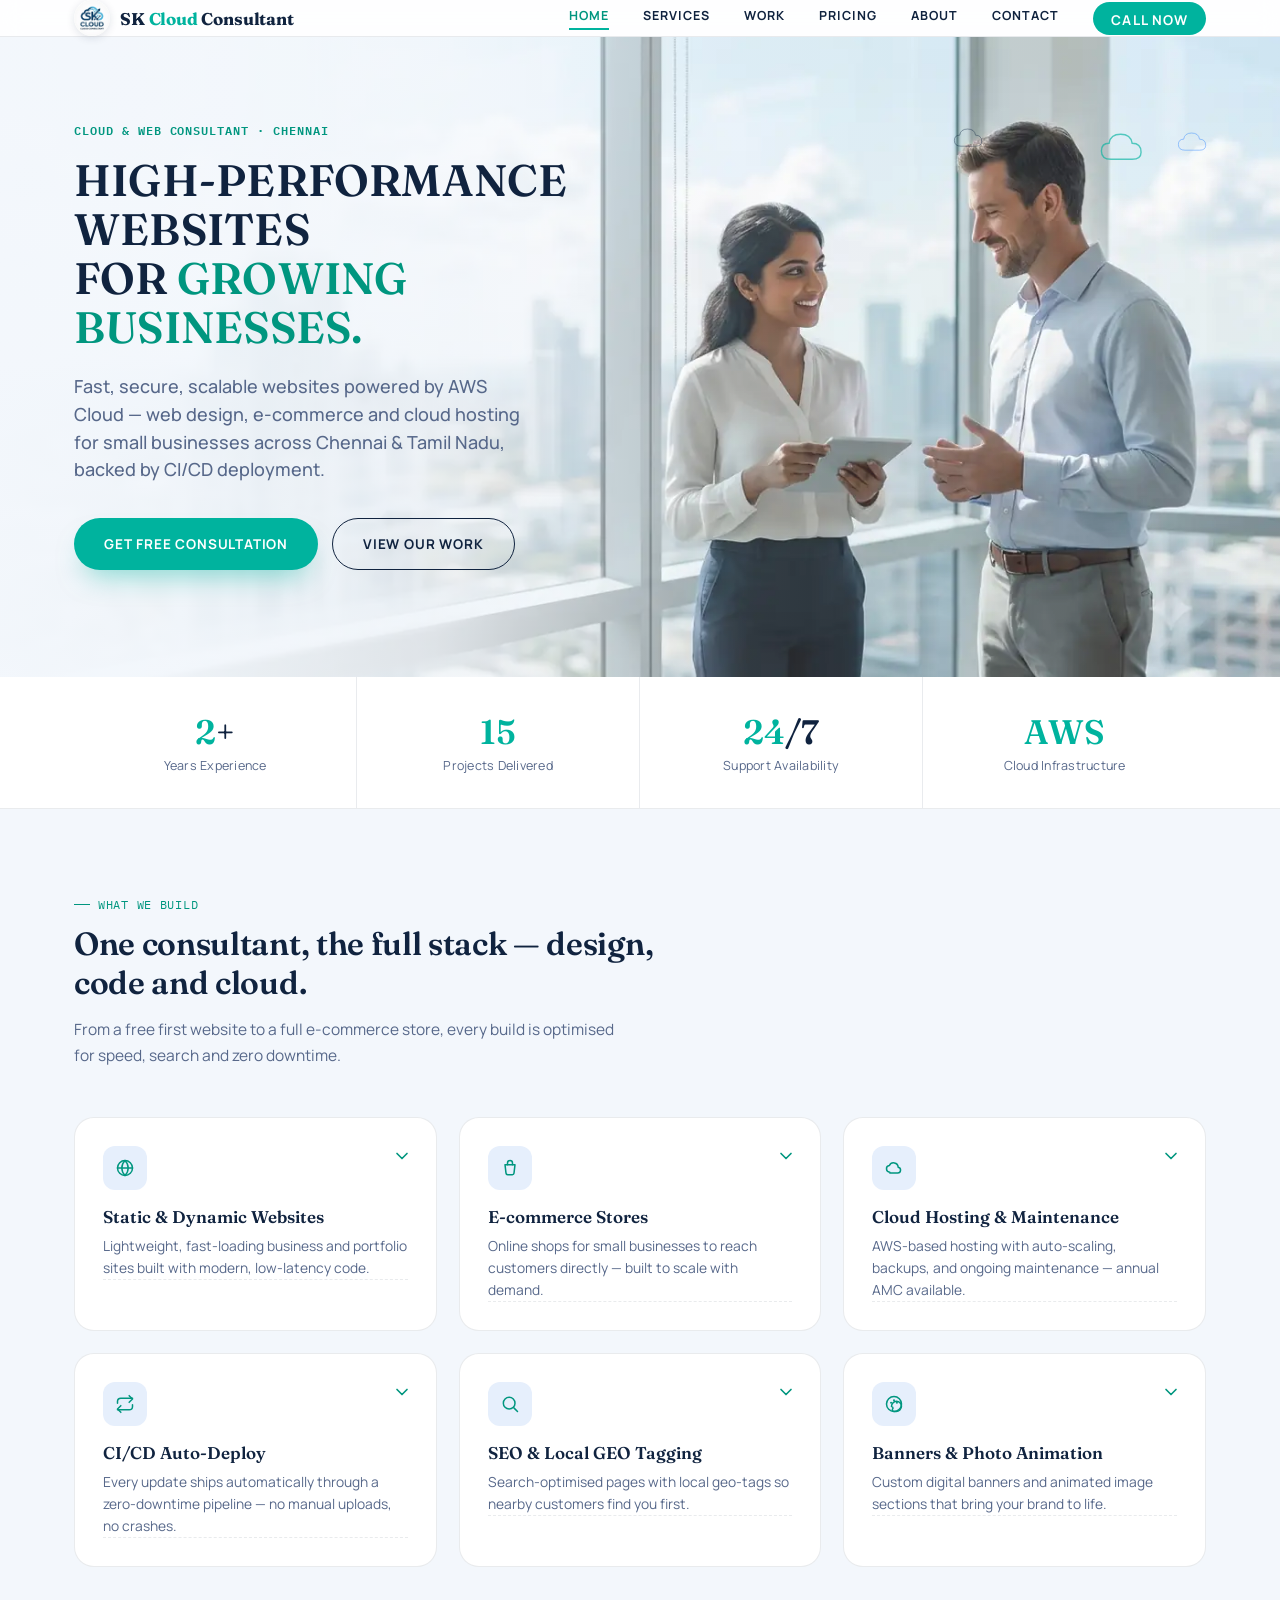
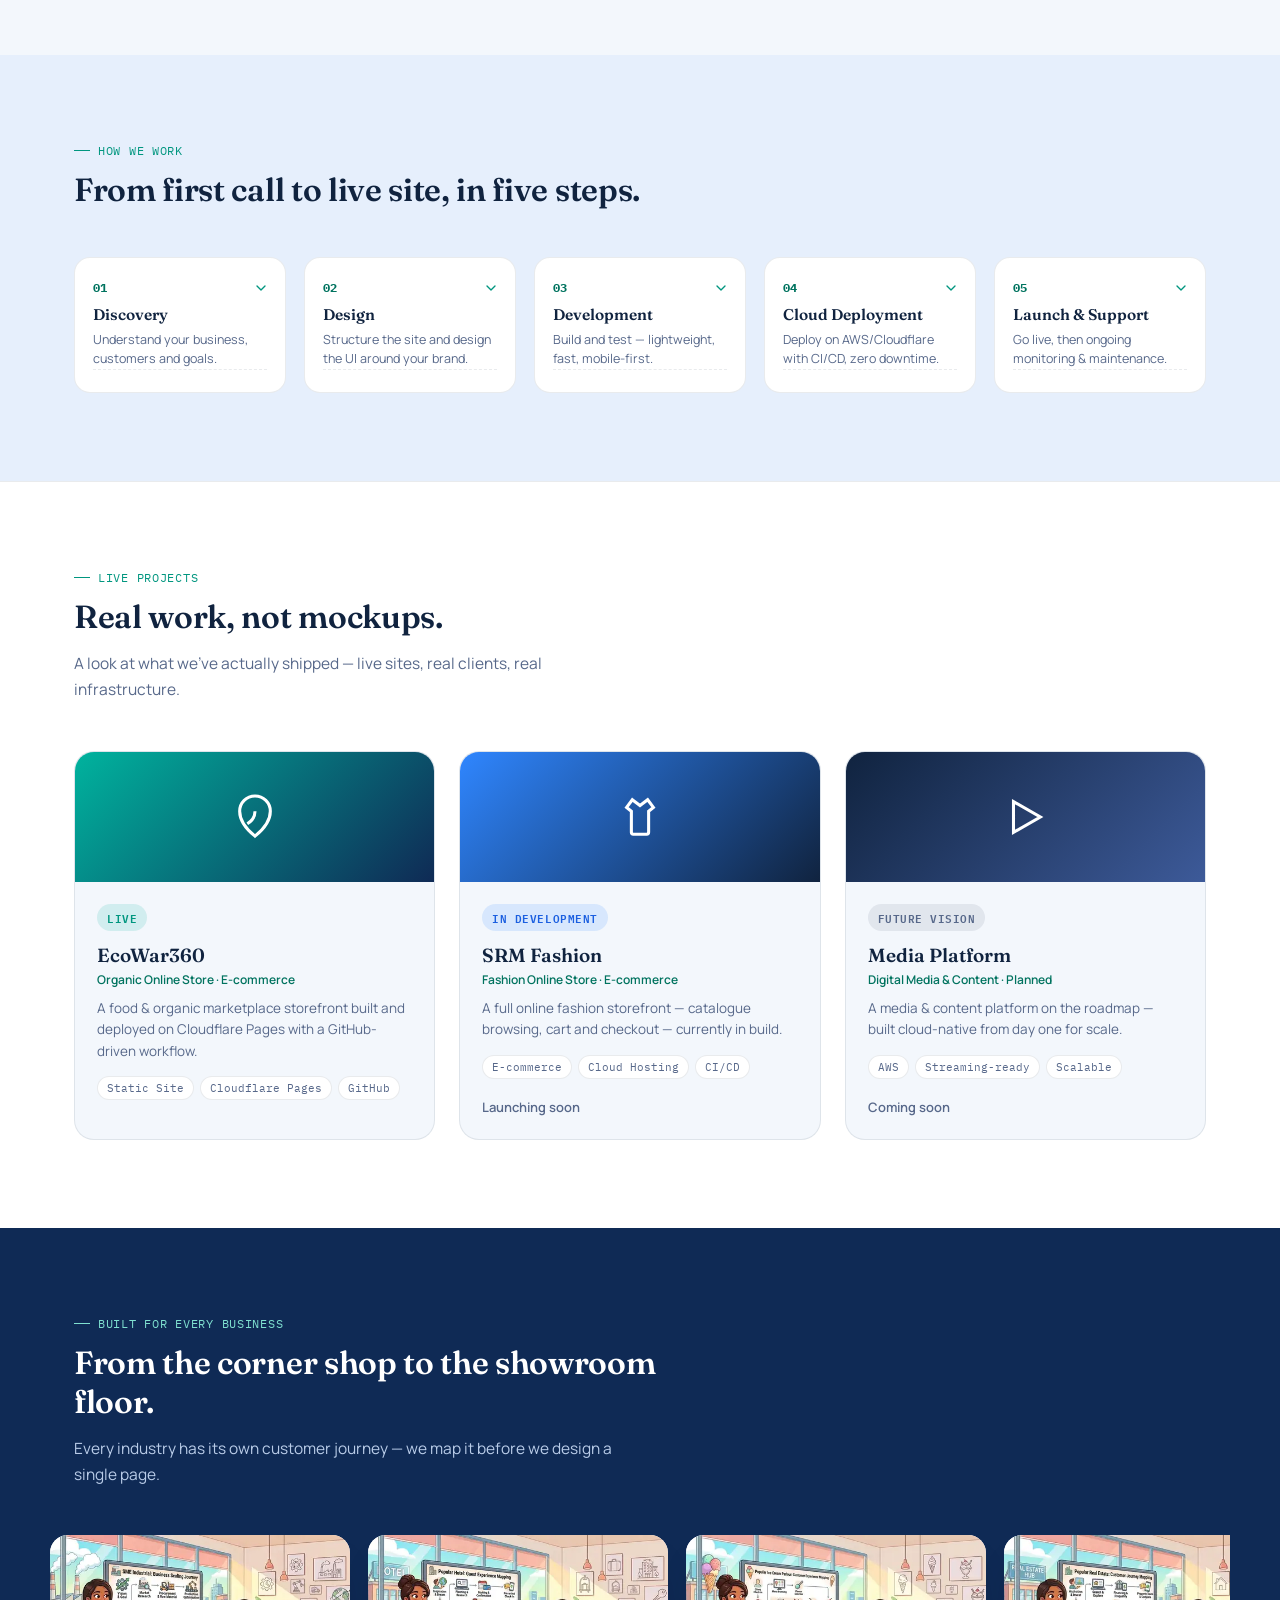
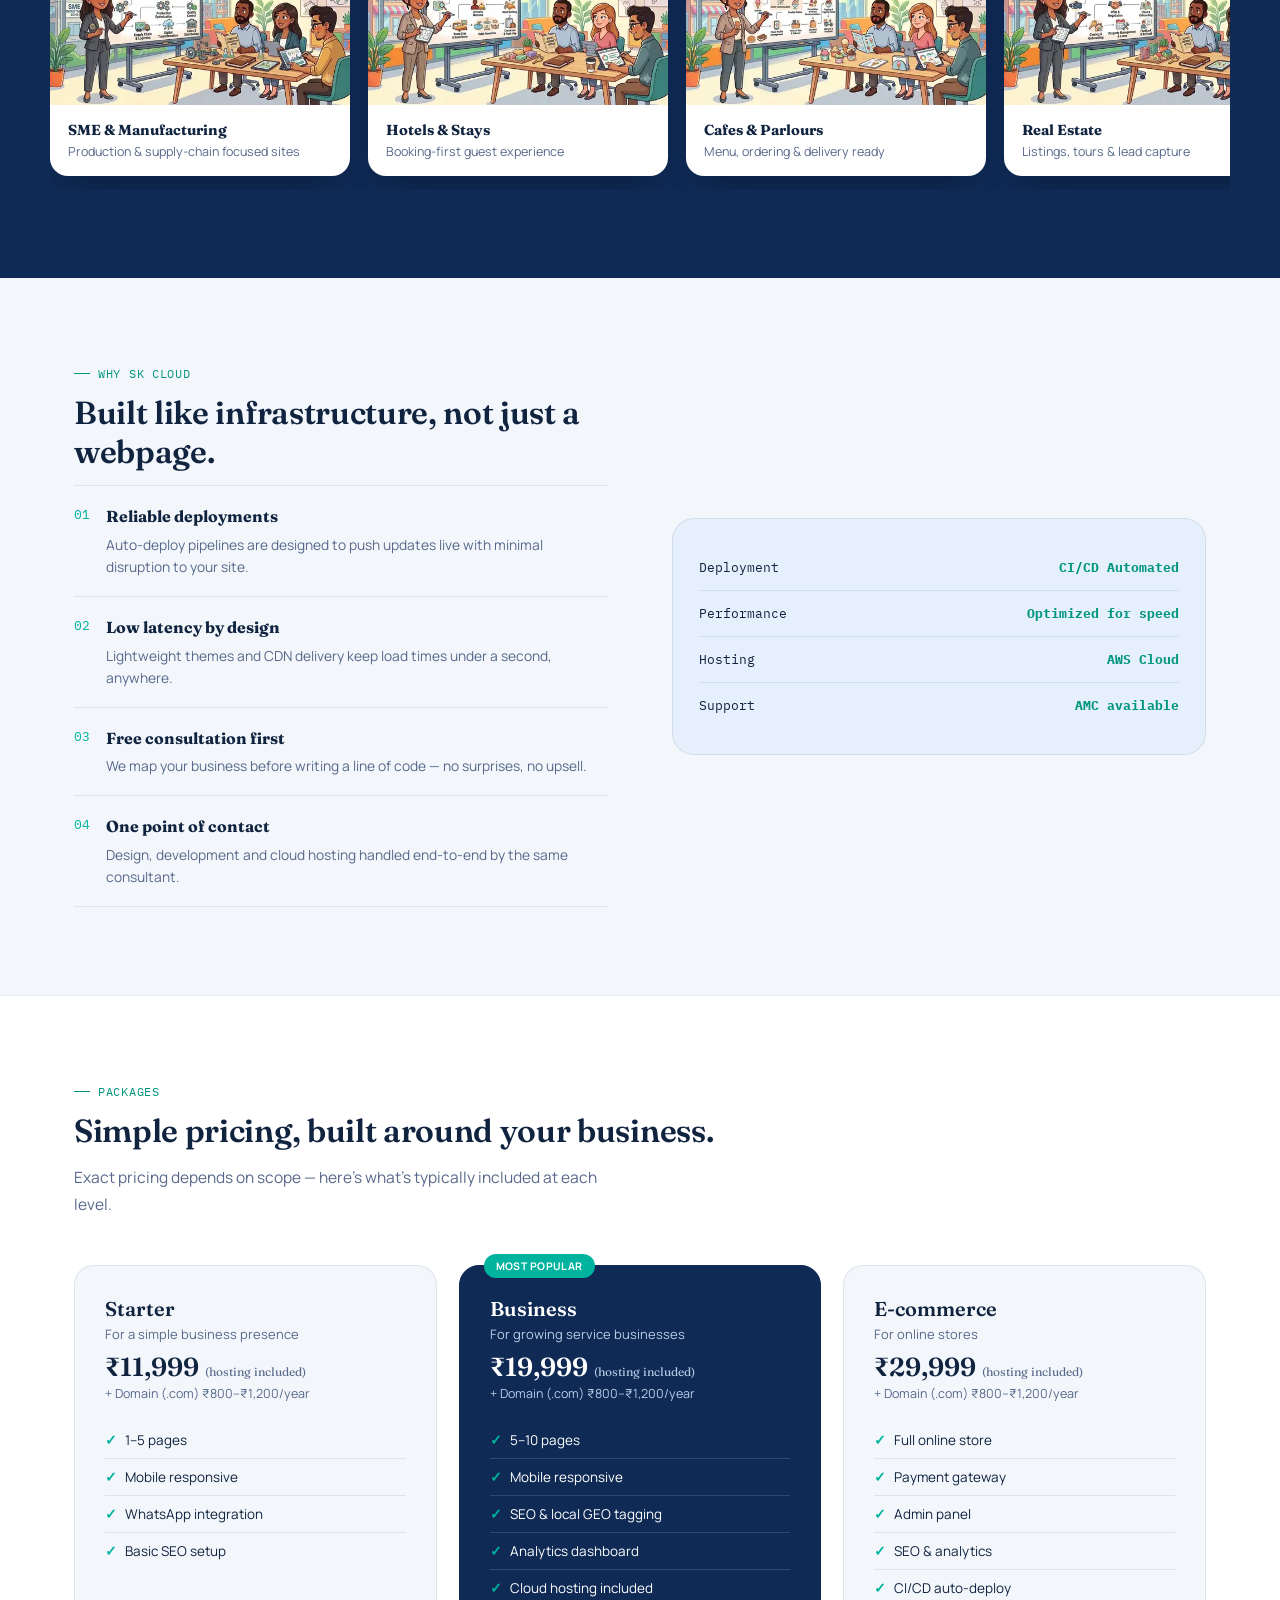
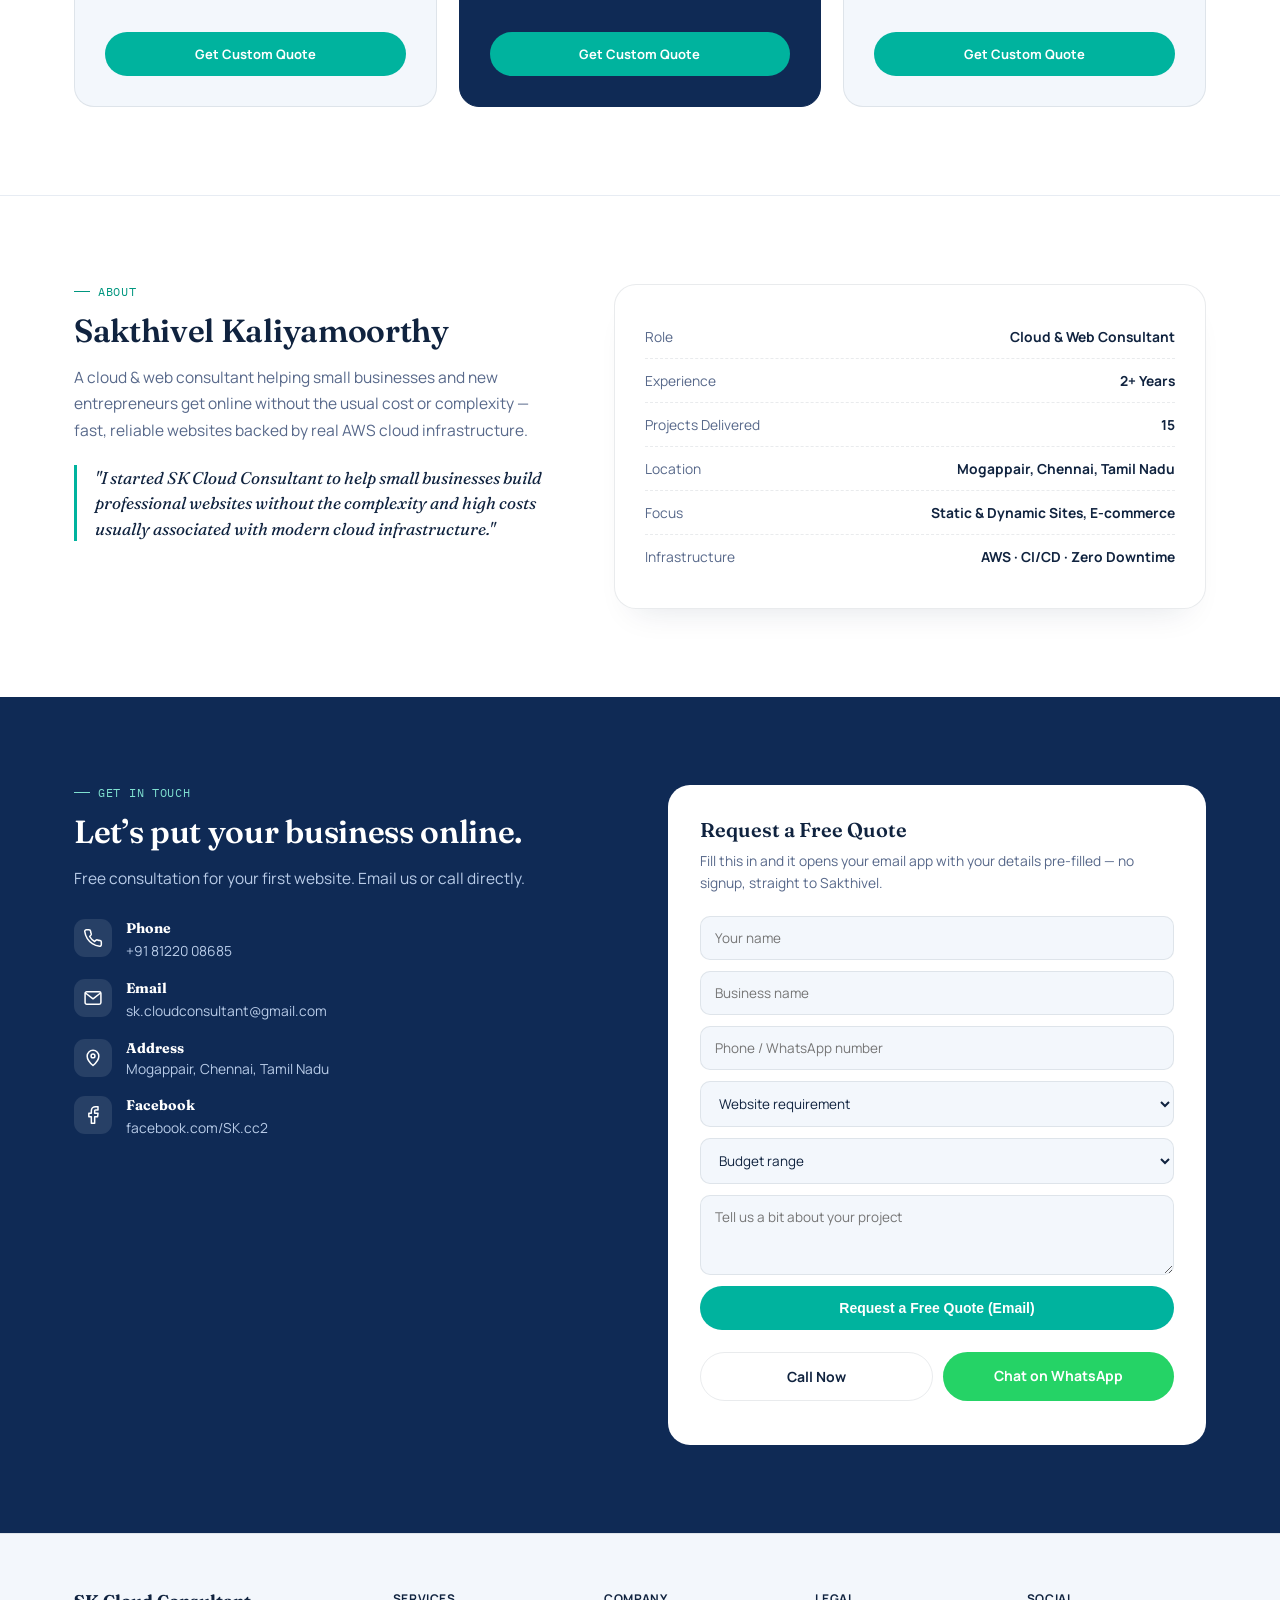
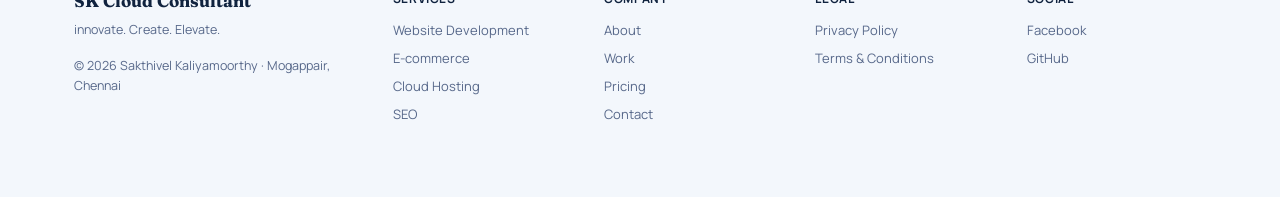
<file: index.html>
<!DOCTYPE html>
<html lang="en">
<head>
<meta charset="UTF-8">
<meta name="viewport" content="width=device-width, initial-scale=1.0">
<title>SK Cloud Consultant | Fast, Zero-Downtime Websites &amp; Cloud Hosting in Chennai</title>
<meta name="description" content="SK Cloud Consultant builds fast, lightweight static &amp; dynamic websites, e-commerce stores and cloud hosting with 0% downtime auto-deploy CI/CD, for shops and businesses in Mogappair, Chennai and Tamil Nadu.">
<meta name="keywords" content="website design Chennai, cloud hosting Chennai, AWS consultant, Mogappair web designer, e-commerce website Tamil Nadu, low latency website, CI CD deployment, small business website Chennai">
<meta name="author" content="Sakthivel Kaliyamoorthy">
<meta name="geo.region" content="IN-TN">
<meta name="geo.placename" content="Mogappair, Chennai, Tamil Nadu">
<meta name="geo.position" content="13.0850;80.1770">
<meta name="ICBM" content="13.0850, 80.1770">
<meta property="og:title" content="SK Cloud Consultant — innovate. Create. Elevate.">
<meta property="og:description" content="Fast, zero-downtime websites and cloud hosting for small businesses in Chennai.">
<meta property="og:type" content="website">
<meta property="og:url" content="https://sk.cloudconsultant.com/">
<meta property="og:image" content="https://sk.cloudconsultant.com/images/og-image.png">
<meta name="twitter:card" content="summary_large_image">
<meta name="twitter:title" content="SK Cloud Consultant — innovate. Create. Elevate.">
<meta name="twitter:description" content="Fast, zero-downtime websites and cloud hosting for small businesses in Chennai.">
<meta name="twitter:image" content="https://sk.cloudconsultant.com/images/og-image.png">
<link rel="canonical" href="https://sk.cloudconsultant.com/">
<script type="application/ld+json">
{
  "@context": "https://schema.org",
  "@type": "ProfessionalService",
  "name": "SK Cloud Consultant",
  "image": "https://sk.cloudconsultant.com/images/og-image.png",
  "url": "https://sk.cloudconsultant.com/",
  "telephone": "+91-81220-08685",
  "email": "sk.cloudconsultant@gmail.com",
  "address": {
    "@type": "PostalAddress",
    "addressLocality": "Mogappair, Chennai",
    "addressRegion": "Tamil Nadu",
    "addressCountry": "IN"
  },
  "geo": {
    "@type": "GeoCoordinates",
    "latitude": "13.0850",
    "longitude": "80.1770"
  },
  "areaServed": ["Chennai", "Tamil Nadu", "India"],
  "priceRange": "\u20B97,999 - \u20B928,999+",
  "sameAs": ["https://facebook.com/SK.cc2"]
}
</script>
<link rel="preconnect" href="https://fonts.googleapis.com">
<link rel="preconnect" href="https://fonts.gstatic.com" crossorigin>
<link href="https://fonts.googleapis.com/css2?family=Fraunces:opsz,wght@9..144,500;9..144,600;9..144,700&family=Manrope:wght@400;500;600;700;800&family=IBM+Plex+Mono:wght@400;500;600&display=swap" rel="stylesheet">
<link rel="icon" type="image/webp" href="images/favicon.webp">
<link rel="stylesheet" href="css/style.css">
</head>
<body>

<header>
  <nav class="wrap">
    <a href="#home" class="brand">
      <img src="images/logo.webp" alt="SK Cloud Consultant logo">
      <span class="name">SK <em>Cloud</em> Consultant</span>
    </a>
    <div class="navlinks" id="navlinks">
      <a href="#home" class="active">Home</a>
      <a href="#services">Services</a>
      <a href="#work">Work</a>
      <a href="#pricing">Pricing</a>
      <a href="#about">About</a>
      <a href="#contact">Contact</a>
      <a href="tel:+918122008685" class="navcta">Call Now</a>
    </div>
    <button class="burger" id="burger" aria-expanded="false" aria-controls="navlinks" aria-label="Open menu">&#9776;</button>
  </nav>
</header>

<main>
<section class="hero" id="home">
  <div class="wrap hero-grid">
    <svg aria-hidden="true" class="cloud-line" style="top:1%; right:6%; width:64px;" viewBox="0 0 100 70" xmlns="http://www.w3.org/2000/svg"><path d="M25 55 Q10 55 10 42 Q10 30 22 30 Q24 16 40 16 Q56 16 58 30 Q72 30 72 44 Q72 55 58 55 Z" fill="none" stroke="#00B39E" stroke-width="2.2" opacity=".7"/></svg>
    <svg aria-hidden="true" class="cloud-line" style="top:0.5%; right:20%; width:44px;" viewBox="0 0 100 70" xmlns="http://www.w3.org/2000/svg"><path d="M25 55 Q10 55 10 42 Q10 30 22 30 Q24 16 40 16 Q56 16 58 30 Q72 30 72 44 Q72 55 58 55 Z" fill="none" stroke="#10233F" stroke-width="2.2" opacity=".45"/></svg>
    <svg aria-hidden="true" class="cloud-line" style="top:1.5%; right:1%; width:44px;" viewBox="0 0 100 70" xmlns="http://www.w3.org/2000/svg"><path d="M25 55 Q10 55 10 42 Q10 30 22 30 Q24 16 40 16 Q56 16 58 30 Q72 30 72 44 Q72 55 58 55 Z" fill="none" stroke="#2F86FF" stroke-width="2.2" opacity=".5"/></svg>
    <div class="hero-copy">
      <p class="eyebrow-txt">Cloud &amp; Web Consultant &middot; Chennai</p>
      <h1>High-performance websites<br>for <span class="grad">growing businesses.</span></h1>
      <p class="lead">Fast, secure, scalable websites powered by AWS Cloud &mdash; web design, e-commerce and cloud hosting for small businesses across Chennai &amp; Tamil Nadu, backed by CI/CD deployment.</p>
      <div class="hero-ctas">
        <a href="#contact" class="btn-primary">Get Free Consultation</a>
        <a href="#work" class="btn-ghost">View Our Work</a>
      </div>
    </div>
  </div>
</section>

<div class="stats">
  <div class="wrap">
    <div class="stat" data-tilt><div class="num"><span>2</span>+</div><div class="lbl">Years Experience</div></div>
    <div class="stat" data-tilt><div class="num"><span>15</span></div><div class="lbl">Projects Delivered</div></div>
    <div class="stat" data-tilt><div class="num"><span>24</span>/7</div><div class="lbl">Support Availability</div></div>
    <div class="stat" data-tilt><div class="num"><span>AWS</span></div><div class="lbl">Cloud Infrastructure</div></div>
  </div>
</div>

<section id="services">
  <div class="wrap">
    <div class="sec-head">
      <div class="tag">What we build</div>
      <h2 class="sec-h">One consultant, the full stack &mdash; design, code and cloud.</h2>
      <p class="sec-p">From a free first website to a full e-commerce store, every build is optimised for speed, search and zero downtime.</p>
    </div>
    <div class="services-grid">
      <div class="svc" data-tilt tabindex="0" role="button" aria-expanded="false"><svg aria-hidden="true" class="svc-chevron" viewBox="0 0 24 24" fill="none" stroke="currentColor" stroke-width="2" stroke-linecap="round" stroke-linejoin="round"><polyline points="6 9 12 15 18 9"/></svg><div class="ic ic-3d"><svg aria-hidden="true" width="20" height="20" viewBox="0 0 24 24" fill="none" stroke="currentColor" stroke-width="1.8" stroke-linecap="round" stroke-linejoin="round"><circle cx="12" cy="12" r="9"/><path d="M3 12h18M12 3c2.5 2.5 3.8 5.8 3.8 9s-1.3 6.5-3.8 9c-2.5-2.5-3.8-5.8-3.8-9s1.3-6.5 3.8-9z"/></svg></div><h3>Static &amp; Dynamic Websites</h3><p>Lightweight, fast-loading business and portfolio sites built with modern, low-latency code.</p><div class="svc-detail">Includes up to 5&ndash;7 pages (Home, About, Services, Portfolio, Contact), mobile-responsive layout, contact forms wired to WhatsApp/email, and basic on-page SEO. Built with clean HTML/CSS/JS or React &mdash; no bloated page builders slowing you down.</div></div>
      <div class="svc" data-tilt tabindex="0" role="button" aria-expanded="false"><svg aria-hidden="true" class="svc-chevron" viewBox="0 0 24 24" fill="none" stroke="currentColor" stroke-width="2" stroke-linecap="round" stroke-linejoin="round"><polyline points="6 9 12 15 18 9"/></svg><div class="ic ic-3d"><svg aria-hidden="true" width="20" height="20" viewBox="0 0 24 24" fill="none" stroke="currentColor" stroke-width="1.8" stroke-linecap="round" stroke-linejoin="round"><path d="M6 8h12l-1.2 10.2a2 2 0 0 1-2 1.8H9.2a2 2 0 0 1-2-1.8L6 8z"/><path d="M9 8V6a3 3 0 0 1 6 0v2"/></svg></div><h3>E-commerce Stores</h3><p>Online shops for small businesses to reach customers directly &mdash; built to scale with demand.</p><div class="svc-detail">Product catalogue, cart &amp; checkout flow, order notifications, and payment gateway integration. Hosted on scalable AWS infrastructure so the store holds up during festive-season traffic spikes.</div></div>
      <div class="svc" data-tilt tabindex="0" role="button" aria-expanded="false"><svg aria-hidden="true" class="svc-chevron" viewBox="0 0 24 24" fill="none" stroke="currentColor" stroke-width="2" stroke-linecap="round" stroke-linejoin="round"><polyline points="6 9 12 15 18 9"/></svg><div class="ic ic-3d"><svg aria-hidden="true" width="20" height="20" viewBox="0 0 24 24" fill="none" stroke="currentColor" stroke-width="1.8" stroke-linecap="round" stroke-linejoin="round"><path d="M7 17a4 4 0 0 1-.5-7.97A5.5 5.5 0 0 1 17 11a3.5 3.5 0 0 1-.7 6.94H7z"/></svg></div><h3>Cloud Hosting &amp; Maintenance</h3><p>AWS-based hosting with auto-scaling, backups, and ongoing maintenance &mdash; annual AMC available.</p><div class="svc-detail">Includes S3/CloudFront or EC2 hosting setup, DNS &amp; SSL configuration, automated backups, and an optional Annual Maintenance Contract covering updates, monitoring, and small content changes.</div></div>
      <div class="svc" data-tilt tabindex="0" role="button" aria-expanded="false"><svg aria-hidden="true" class="svc-chevron" viewBox="0 0 24 24" fill="none" stroke="currentColor" stroke-width="2" stroke-linecap="round" stroke-linejoin="round"><polyline points="6 9 12 15 18 9"/></svg><div class="ic ic-3d"><svg aria-hidden="true" width="20" height="20" viewBox="0 0 24 24" fill="none" stroke="currentColor" stroke-width="1.8" stroke-linecap="round" stroke-linejoin="round"><path d="M17 2l4 4-4 4"/><path d="M3 11V9a4 4 0 0 1 4-4h14"/><path d="M7 22l-4-4 4-4"/><path d="M21 13v2a4 4 0 0 1-4 4H3"/></svg></div><h3>CI/CD Auto-Deploy</h3><p>Every update ships automatically through a zero-downtime pipeline &mdash; no manual uploads, no crashes.</p><div class="svc-detail">Git-based workflow using Jenkins or GitHub Actions &mdash; push code, and it's automatically tested and deployed to production. Reduces manual errors and keeps your site's update history fully tracked.</div></div>
      <div class="svc" data-tilt tabindex="0" role="button" aria-expanded="false"><svg aria-hidden="true" class="svc-chevron" viewBox="0 0 24 24" fill="none" stroke="currentColor" stroke-width="2" stroke-linecap="round" stroke-linejoin="round"><polyline points="6 9 12 15 18 9"/></svg><div class="ic ic-3d"><svg aria-hidden="true" width="20" height="20" viewBox="0 0 24 24" fill="none" stroke="currentColor" stroke-width="1.8" stroke-linecap="round" stroke-linejoin="round"><circle cx="11" cy="11" r="7"/><path d="M21 21l-4.35-4.35"/></svg></div><h3>SEO &amp; Local GEO Tagging</h3><p>Search-optimised pages with local geo-tags so nearby customers find you first.</p><div class="svc-detail">Meta titles/descriptions, structured data (schema markup), sitemap &amp; robots.txt setup, and Google Business Profile-friendly geo-tagging so you show up for "near me" searches in your area.</div></div>
      <div class="svc" data-tilt tabindex="0" role="button" aria-expanded="false"><svg aria-hidden="true" class="svc-chevron" viewBox="0 0 24 24" fill="none" stroke="currentColor" stroke-width="2" stroke-linecap="round" stroke-linejoin="round"><polyline points="6 9 12 15 18 9"/></svg><div class="ic ic-3d"><svg aria-hidden="true" width="20" height="20" viewBox="0 0 24 24" fill="none" stroke="currentColor" stroke-width="1.8" stroke-linecap="round" stroke-linejoin="round"><circle cx="12" cy="12" r="9"/><circle cx="8.5" cy="10.5" r="1.2" fill="currentColor" stroke="none"/><circle cx="12" cy="7.5" r="1.2" fill="currentColor" stroke="none"/><circle cx="15.5" cy="10.5" r="1.2" fill="currentColor" stroke="none"/><path d="M12 21a2 2 0 0 1-2-2c0-1 .8-1.2.8-2.2A2 2 0 0 0 9 15a6 6 0 1 1 12-.5c0 3.6-3 6.5-6.5 6.5H12z"/></svg></div><h3>Banners &amp; Photo Animation</h3><p>Custom digital banners and animated image sections that bring your brand to life.</p><div class="svc-detail">Web banners, social media creatives, and lightweight CSS/JS-based photo animations for hero sections &mdash; no heavy video files slowing down page load.</div></div>
    </div>
  </div>
</section>

<section class="process">
  <div class="wrap">
    <div class="sec-head">
      <div class="tag">How we work</div>
      <h2 class="sec-h">From first call to live site, in five steps.</h2>
    </div>
    <div class="proc-grid">
      <div class="proc" data-tilt tabindex="0" role="button" aria-expanded="false"><svg aria-hidden="true" class="proc-chevron" viewBox="0 0 24 24" fill="none" stroke="currentColor" stroke-width="2" stroke-linecap="round" stroke-linejoin="round"><polyline points="6 9 12 15 18 9"/></svg><span class="proc-n">01</span><h3>Discovery</h3><p>Understand your business, customers and goals.</p><div class="proc-detail">A quick call or WhatsApp chat to understand what you sell, who your customers are, and what the website needs to achieve &mdash; leads, sales, or just an online presence.</div></div>
      <div class="proc" data-tilt tabindex="0" role="button" aria-expanded="false"><svg aria-hidden="true" class="proc-chevron" viewBox="0 0 24 24" fill="none" stroke="currentColor" stroke-width="2" stroke-linecap="round" stroke-linejoin="round"><polyline points="6 9 12 15 18 9"/></svg><span class="proc-n">02</span><h3>Design</h3><p>Structure the site and design the UI around your brand.</p><div class="proc-detail">Page structure, layout, and colour/typography choices based on your brand &mdash; shared with you for feedback before any code is written.</div></div>
      <div class="proc" data-tilt tabindex="0" role="button" aria-expanded="false"><svg aria-hidden="true" class="proc-chevron" viewBox="0 0 24 24" fill="none" stroke="currentColor" stroke-width="2" stroke-linecap="round" stroke-linejoin="round"><polyline points="6 9 12 15 18 9"/></svg><span class="proc-n">03</span><h3>Development</h3><p>Build and test &mdash; lightweight, fast, mobile-first.</p><div class="proc-detail">The approved design is built with clean, fast-loading code and tested across phone, tablet, and desktop screens before it goes anywhere near a live server.</div></div>
      <div class="proc" data-tilt tabindex="0" role="button" aria-expanded="false"><svg aria-hidden="true" class="proc-chevron" viewBox="0 0 24 24" fill="none" stroke="currentColor" stroke-width="2" stroke-linecap="round" stroke-linejoin="round"><polyline points="6 9 12 15 18 9"/></svg><span class="proc-n">04</span><h3>Cloud Deployment</h3><p>Deploy on AWS/Cloudflare with CI/CD, zero downtime.</p><div class="proc-detail">The site is deployed to AWS or Cloudflare with an automated pipeline, custom domain connected, and SSL enabled &mdash; so it goes live securely on your own domain.</div></div>
      <div class="proc" data-tilt tabindex="0" role="button" aria-expanded="false"><svg aria-hidden="true" class="proc-chevron" viewBox="0 0 24 24" fill="none" stroke="currentColor" stroke-width="2" stroke-linecap="round" stroke-linejoin="round"><polyline points="6 9 12 15 18 9"/></svg><span class="proc-n">05</span><h3>Launch &amp; Support</h3><p>Go live, then ongoing monitoring &amp; maintenance.</p><div class="proc-detail">Once live, the site is monitored for uptime and performance. Ongoing support and an optional AMC are available for updates, backups, and small changes.</div></div>
    </div>
  </div>
</section>

<section class="work" id="work">
  <div class="wrap">
    <div class="sec-head">
      <div class="tag">Live projects</div>
      <h2 class="sec-h">Real work, not mockups.</h2>
      <p class="sec-p">A look at what we've actually shipped &mdash; live sites, real clients, real infrastructure.</p>
    </div>
    <div class="case-grid">
      <div class="case">
        <div class="case-visual case-organic ic-3d icon-float">
          <svg aria-hidden="true" width="46" height="46" viewBox="0 0 24 24" fill="none" stroke="#fff" stroke-width="1.6"><path d="M12 22c5-4 8-8.5 8-13a8 8 0 0 0-16 0c0 4.5 3 9 8 13z"/><path d="M12 9c0 3-1.5 5-4 6.5"/></svg>
        </div>
        <div class="case-body">
          <span class="case-status live">Live</span>
          <h3>EcoWar360</h3>
          <p class="case-cat">Organic Online Store &middot; E-commerce</p>
          <p class="case-desc">A food &amp; organic marketplace storefront built and deployed on Cloudflare Pages with a GitHub-driven workflow.</p>
          <div class="case-tags"><span>Static Site</span><span>Cloudflare Pages</span><span>GitHub</span></div>
        </div>
      </div>
      <div class="case" data-tilt>
        <div class="case-visual case-fashion ic-3d">
          <svg aria-hidden="true" width="46" height="46" viewBox="0 0 24 24" fill="none" stroke="#fff" stroke-width="1.6"><path d="M8 3l4 3 4-3 3 4-2.5 2v11a1 1 0 0 1-1 1H8.5a1 1 0 0 1-1-1V9L5 7l3-4z"/></svg>
        </div>
        <div class="case-body">
          <span class="case-status build">In Development</span>
          <h3>SRM Fashion</h3>
          <p class="case-cat">Fashion Online Store &middot; E-commerce</p>
          <p class="case-desc">A full online fashion storefront &mdash; catalogue browsing, cart and checkout &mdash; currently in build.</p>
          <div class="case-tags"><span>E-commerce</span><span>Cloud Hosting</span><span>CI/CD</span></div>
          <span class="case-link muted">Launching soon</span>
        </div>
      </div>
      <div class="case" data-tilt>
        <div class="case-visual case-media ic-3d">
          <svg aria-hidden="true" width="46" height="46" viewBox="0 0 24 24" fill="none" stroke="#fff" stroke-width="1.6"><polygon points="6 4 20 12 6 20 6 4"/></svg>
        </div>
        <div class="case-body">
          <span class="case-status vision">Future Vision</span>
          <h3>Media Platform</h3>
          <p class="case-cat">Digital Media &amp; Content &middot; Planned</p>
          <p class="case-desc">A media &amp; content platform on the roadmap &mdash; built cloud-native from day one for scale.</p>
          <div class="case-tags"><span>AWS</span><span>Streaming-ready</span><span>Scalable</span></div>
          <span class="case-link muted">Coming soon</span>
        </div>
      </div>
    </div>
  </div>
</section>

<section class="industries" id="industries">
  <div class="wrap">
    <div class="sec-head">
      <div class="tag">Built for every business</div>
      <h2 class="sec-h">From the corner shop to the showroom floor.</h2>
      <p class="sec-p">Every industry has its own customer journey &mdash; we map it before we design a single page.</p>
    </div>
    <div class="slider">
      <div class="slide" data-tilt><img src="images/industry-manufacturing.webp" alt="SME industrial business website" loading="lazy" width="560" height="330"><div class="cap"><p class="cap-t">SME &amp; Manufacturing</p><p>Production &amp; supply-chain focused sites</p></div></div>
      <div class="slide" data-tilt><img src="images/industry-hotels.webp" alt="Hotel website" loading="lazy" width="560" height="330"><div class="cap"><p class="cap-t">Hotels &amp; Stays</p><p>Booking-first guest experience</p></div></div>
      <div class="slide" data-tilt><img src="images/industry-cafes.webp" alt="Ice cream parlour website" loading="lazy" width="560" height="330"><div class="cap"><p class="cap-t">Cafes &amp; Parlours</p><p>Menu, ordering &amp; delivery ready</p></div></div>
      <div class="slide" data-tilt><img src="images/industry-real-estate.webp" alt="Real estate website" loading="lazy" width="560" height="330"><div class="cap"><p class="cap-t">Real Estate</p><p>Listings, tours &amp; lead capture</p></div></div>
      <div class="slide" data-tilt><img src="images/industry-retail.webp" alt="Supermarket website" loading="lazy" width="560" height="330"><div class="cap"><p class="cap-t">Retail &amp; Supermarkets</p><p>Loyalty &amp; inventory-aware pages</p></div></div>
      <div class="slide" data-tilt><img src="images/industry-salons.webp" alt="Beauty parlour website" loading="lazy" width="560" height="330"><div class="cap"><p class="cap-t">Salons &amp; Parlours</p><p>Booking &amp; service showcases</p></div></div>
    </div>
  </div>
</section>

<section>
  <div class="wrap why">
    <div>
      <div class="tag">Why SK Cloud</div>
      <h2 class="sec-h">Built like infrastructure, not just a webpage.</h2>
      <ul class="why-list">
        <li><span class="n">01</span><div><p class="why-t">Reliable deployments</p><p>Auto-deploy pipelines are designed to push updates live with minimal disruption to your site.</p></div></li>
        <li><span class="n">02</span><div><p class="why-t">Low latency by design</p><p>Lightweight themes and CDN delivery keep load times under a second, anywhere.</p></div></li>
        <li><span class="n">03</span><div><p class="why-t">Free consultation first</p><p>We map your business before writing a line of code &mdash; no surprises, no upsell.</p></div></li>
        <li><span class="n">04</span><div><p class="why-t">One point of contact</p><p>Design, development and cloud hosting handled end-to-end by the same consultant.</p></div></li>
      </ul>
    </div>
    <div class="why-visual">
      <div class="mini-stat"><span>Deployment</span><span class="v">CI/CD Automated</span></div>
      <div class="mini-stat"><span>Performance</span><span class="v">Optimized for speed</span></div>
      <div class="mini-stat"><span>Hosting</span><span class="v">AWS Cloud</span></div>
      <div class="mini-stat"><span>Support</span><span class="v">AMC available</span></div>
    </div>
  </div>
</section>

<section class="pricing" id="pricing">
  <div class="wrap">
    <div class="sec-head">
      <div class="tag">Packages</div>
      <h2 class="sec-h">Simple pricing, built around your business.</h2>
      <p class="sec-p">Exact pricing depends on scope &mdash; here's what's typically included at each level.</p>
    </div>
    <div class="price-grid">
      <div class="price-card" data-tilt>
        <h3>Starter</h3>
        <p class="price-sub">For a simple business presence</p>
        <p class="price-amt">&#8377;11,999 <span class="price-amt-note">(hosting included)</span></p>
        <p class="price-domain">+ Domain (.com) &#8377;800&ndash;&#8377;1,200/year</p>
        <ul class="price-feat">
          <li>1&ndash;5 pages</li>
          <li>Mobile responsive</li>
          <li>WhatsApp integration</li>
          <li>Basic SEO setup</li>
        </ul>
        <a href="mailto:sk.cloudconsultant@gmail.com?subject=Quote%20Request%20-%20Starter%20Package&body=Hi%2C%20I%27d%20like%20a%20quote%20for%20the%20Starter%20package." class="price-cta">Get Custom Quote</a>
      </div>
      <div class="price-card featured" data-tilt>
        <span class="price-badge">Most Popular</span>
        <h3>Business</h3>
        <p class="price-sub">For growing service businesses</p>
        <p class="price-amt">&#8377;19,999 <span class="price-amt-note">(hosting included)</span></p>
        <p class="price-domain">+ Domain (.com) &#8377;800&ndash;&#8377;1,200/year</p>
        <ul class="price-feat">
          <li>5&ndash;10 pages</li>
          <li>Mobile responsive</li>
          <li>SEO &amp; local GEO tagging</li>
          <li>Analytics dashboard</li>
          <li>Cloud hosting included</li>
        </ul>
        <a href="mailto:sk.cloudconsultant@gmail.com?subject=Quote%20Request%20-%20Business%20Package&body=Hi%2C%20I%27d%20like%20a%20quote%20for%20the%20Business%20package." class="price-cta">Get Custom Quote</a>
      </div>
      <div class="price-card" data-tilt>
        <h3>E-commerce</h3>
        <p class="price-sub">For online stores</p>
        <p class="price-amt">&#8377;29,999 <span class="price-amt-note">(hosting included)</span></p>
        <p class="price-domain">+ Domain (.com) &#8377;800&ndash;&#8377;1,200/year</p>
        <ul class="price-feat">
          <li>Full online store</li>
          <li>Payment gateway</li>
          <li>Admin panel</li>
          <li>SEO &amp; analytics</li>
          <li>CI/CD auto-deploy</li>
        </ul>
        <a href="mailto:sk.cloudconsultant@gmail.com?subject=Quote%20Request%20-%20E-commerce%20Package&body=Hi%2C%20I%27d%20like%20a%20quote%20for%20the%20E-commerce%20package." class="price-cta">Get Custom Quote</a>
      </div>
    </div>
  </div>
</section>

<section id="about" style="background:#fff; border-top:1px solid #E7ECF3;">
  <div class="wrap about-wrap">
    <div>
      <div class="tag">About</div>
      <h2 class="sec-h">Sakthivel Kaliyamoorthy</h2>
      <p class="sec-p">A cloud &amp; web consultant helping small businesses and new entrepreneurs get online without the usual cost or complexity &mdash; fast, reliable websites backed by real AWS cloud infrastructure.</p>
      <blockquote class="founder-quote">"I started SK Cloud Consultant to help small businesses build professional websites without the complexity and high costs usually associated with modern cloud infrastructure."</blockquote>
    </div>
    <div class="about-card" data-tilt>
      <div class="row"><span class="k">Role</span><span class="v">Cloud &amp; Web Consultant</span></div>
      <div class="row"><span class="k">Experience</span><span class="v">2+ Years</span></div>
      <div class="row"><span class="k">Projects Delivered</span><span class="v">15</span></div>
      <div class="row"><span class="k">Location</span><span class="v">Mogappair, Chennai, Tamil Nadu</span></div>
      <div class="row"><span class="k">Focus</span><span class="v">Static &amp; Dynamic Sites, E-commerce</span></div>
      <div class="row"><span class="k">Infrastructure</span><span class="v">AWS &middot; CI/CD &middot; Zero Downtime</span></div>
    </div>
  </div>
</section>

<section class="contact" id="contact">
  <div class="wrap contact-grid">
    <div>
      <div class="tag">Get in touch</div>
      <h2 class="sec-h">Let&rsquo;s put your business online.</h2>
      <p class="sec-p">Free consultation for your first website. Email us or call directly.</p>
      <div class="clist">
        <div class="citem"><div class="ic ic-3d"><svg aria-hidden="true" width="20" height="20" viewBox="0 0 24 24" fill="none" stroke="currentColor" stroke-width="1.8" stroke-linecap="round" stroke-linejoin="round"><path d="M22 16.9v3a2 2 0 0 1-2.2 2 19.8 19.8 0 0 1-8.6-3.1 19.5 19.5 0 0 1-6-6 19.8 19.8 0 0 1-3.1-8.7A2 2 0 0 1 4.1 2h3a2 2 0 0 1 2 1.7c.1 1 .3 2 .7 3a2 2 0 0 1-.4 2.1L8 10.2a16 16 0 0 0 6 6l1.4-1.4a2 2 0 0 1 2.1-.4c1 .4 2 .6 3 .7a2 2 0 0 1 1.5 2z"/></svg></div><div><p class="citem-t">Phone</p><a href="tel:+918122008685">+91 81220 08685</a></div></div>
        <div class="citem"><div class="ic ic-3d"><svg aria-hidden="true" width="20" height="20" viewBox="0 0 24 24" fill="none" stroke="currentColor" stroke-width="1.8" stroke-linecap="round" stroke-linejoin="round"><rect x="2.5" y="4.5" width="19" height="15" rx="2"/><path d="M3 6l9 7 9-7"/></svg></div><div><p class="citem-t">Email</p><a href="mailto:sk.cloudconsultant@gmail.com">sk.cloudconsultant@gmail.com</a></div></div>
        <div class="citem"><div class="ic ic-3d"><svg aria-hidden="true" width="20" height="20" viewBox="0 0 24 24" fill="none" stroke="currentColor" stroke-width="1.8" stroke-linecap="round" stroke-linejoin="round"><path d="M12 21s-7-6.1-7-11.2A7 7 0 0 1 19 9.8C19 14.9 12 21 12 21z"/><circle cx="12" cy="9.5" r="2.3"/></svg></div><div><p class="citem-t">Address</p><p>Mogappair, Chennai, Tamil Nadu</p></div></div>
        <div class="citem"><div class="ic ic-3d"><svg aria-hidden="true" width="20" height="20" viewBox="0 0 24 24" fill="none" stroke="currentColor" stroke-width="1.8" stroke-linecap="round" stroke-linejoin="round"><path d="M18 2h-3a5 5 0 0 0-5 5v3H7v4h3v8h4v-8h3.5l.5-4H14V7a1 1 0 0 1 1-1h3z"/></svg></div><div><p class="citem-t">Facebook</p><a href="https://facebook.com/SK.cc2" target="_blank" rel="noopener">facebook.com/SK.cc2</a></div></div>
      </div>
    </div>
    <div class="cta-card" data-tilt>
      <h3>Request a Free Quote</h3>
      <p>Fill this in and it opens your email app with your details pre-filled &mdash; no signup, straight to Sakthivel.</p>
      <form id="enquiry-form" class="enquiry-form">
        <label for="f-name" class="sr-only">Your name</label>
        <input type="text" id="f-name" placeholder="Your name" required>
        <label for="f-business" class="sr-only">Business name</label>
        <input type="text" id="f-business" placeholder="Business name">
        <label for="f-phone" class="sr-only">Phone / WhatsApp number</label>
        <input type="tel" id="f-phone" placeholder="Phone / WhatsApp number" required>
        <label for="f-need" class="sr-only">Website requirement</label>
        <select id="f-need">
          <option value="">Website requirement</option>
          <option>New website</option>
          <option>E-commerce store</option>
          <option>Cloud hosting / migration</option>
          <option>Website maintenance</option>
          <option>Something else</option>
        </select>
        <label for="f-budget" class="sr-only">Budget range</label>
        <select id="f-budget">
          <option value="">Budget range</option>
          <option>Under &#8377;10,000</option>
          <option>&#8377;10,000 &ndash; &#8377;25,000</option>
          <option>&#8377;25,000 &ndash; &#8377;50,000</option>
          <option>&#8377;50,000+</option>
          <option>Not sure yet</option>
        </select>
        <label for="f-message" class="sr-only">Project details</label>
        <textarea id="f-message" placeholder="Tell us a bit about your project" rows="3"></textarea>
        <button type="submit" class="cbtn" style="width:100%; border:none; cursor:pointer; background:var(--teal); color:#fff;">Request a Free Quote (Email)</button>
      </form>
      <div class="cta-direct-row" style="display:flex; gap:10px; margin-top:10px; flex-wrap:wrap;">
        <a href="tel:+918122008685" class="cbtn call" style="flex:1; min-width:140px;">Call Now</a>
        <a href="https://wa.me/918122008685?text=Hi%2C%20I%27d%20like%20a%20free%20quote%20for%20my%20website." class="cbtn" style="flex:1; min-width:140px; background:#25D366; color:#fff; border:none;" target="_blank" rel="noopener">Chat on WhatsApp</a>
      </div>
    </div>
  </div>
</section>
</main>

<footer>
  <div class="wrap footer-grid">
    <div class="footer-brand">
      <span class="fbrand">SK Cloud Consultant</span>
      <p>innovate. Create. Elevate.</p>
      <p class="footer-copy">&copy; 2026 Sakthivel Kaliyamoorthy &middot; Mogappair, Chennai</p>
    </div>
    <div class="footer-col">
      <h4>Services</h4>
      <a href="#services">Website Development</a>
      <a href="#services">E-commerce</a>
      <a href="#services">Cloud Hosting</a>
      <a href="#services">SEO</a>
    </div>
    <div class="footer-col">
      <h4>Company</h4>
      <a href="#about">About</a>
      <a href="#work">Work</a>
      <a href="#pricing">Pricing</a>
      <a href="#contact">Contact</a>
    </div>
    <div class="footer-col">
      <h4>Legal</h4>
      <a href="privacy-policy.html">Privacy Policy</a>
      <a href="terms-and-conditions.html">Terms &amp; Conditions</a>
    </div>
    <div class="footer-col">
      <h4>Social</h4>
      <a href="https://facebook.com/SK.cc2" target="_blank" rel="noopener">Facebook</a>
      <a href="https://github.com/Sakthivel36-k" target="_blank" rel="noopener">GitHub</a>
    </div>
  </div>
</footer>


<script src="js/script.js" defer></script>
</body>
</html>
</file>
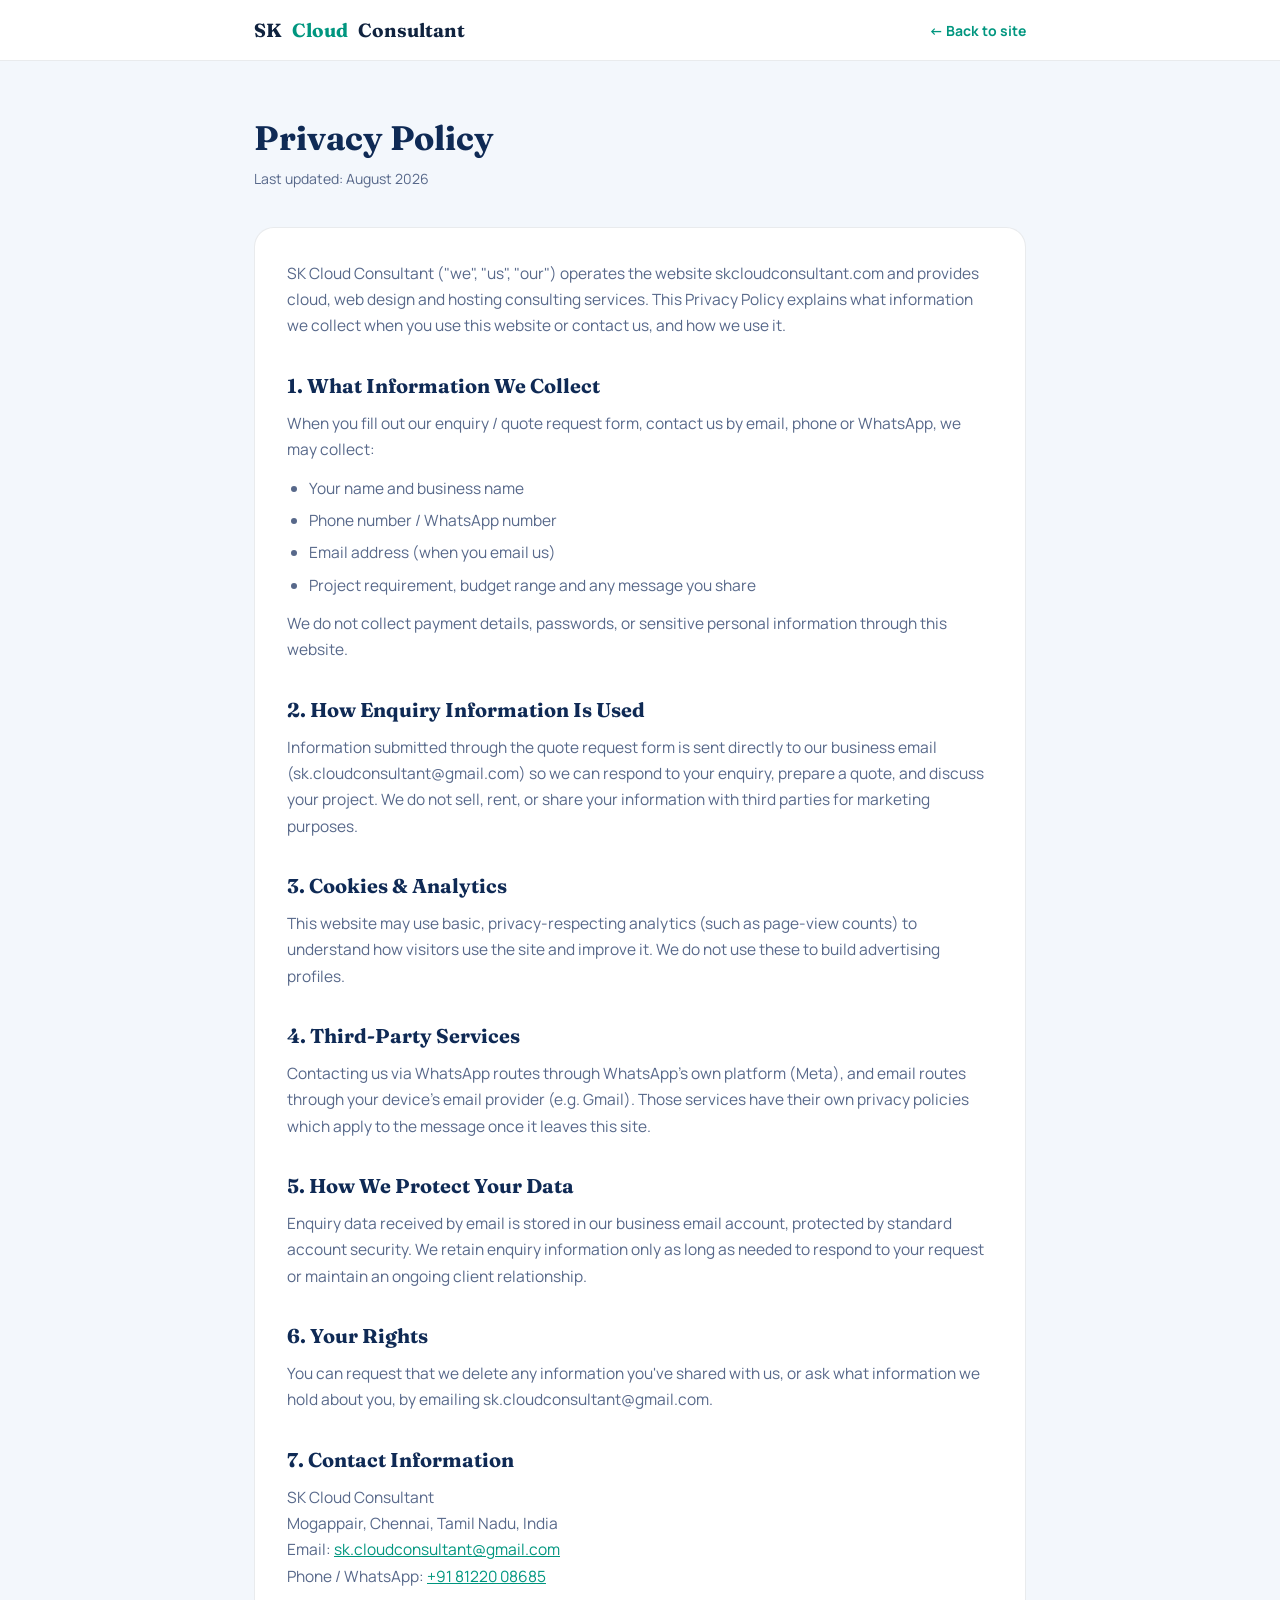
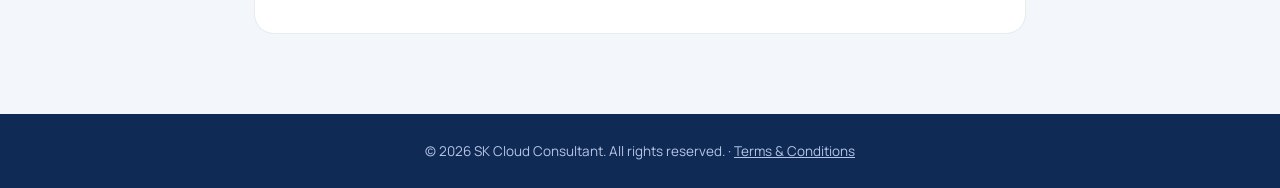
<file: privacy-policy.html>
<!DOCTYPE html>
<html lang="en">
<head>
<meta charset="UTF-8">
<meta name="viewport" content="width=device-width, initial-scale=1.0">
<title>Privacy Policy | SK Cloud Consultant</title>
<meta name="description" content="Privacy Policy for SK Cloud Consultant — how we collect, use and protect your information.">
<meta name="robots" content="noindex, follow">
<link rel="canonical" href="https://skcloudconsultant.com/privacy-policy.html">
<link rel="preconnect" href="https://fonts.googleapis.com">
<link rel="preconnect" href="https://fonts.gstatic.com" crossorigin>
<link href="https://fonts.googleapis.com/css2?family=Fraunces:opsz,wght@9..144,500;9..144,600;9..144,700&family=Manrope:wght@400;500;600;700;800&display=swap" rel="stylesheet">
<style>
:root{
  --sky-deep:#0F2A55; --ink:#10233F; --slate:#57688A; --paper:#F3F7FC;
  --cloud:#FFFFFF; --tint:#E6EFFC; --sky:#2F86FF; --teal:#00B39E; --teal-2:#00967F;
  --line:rgba(16,35,63,0.09);
}
*{box-sizing:border-box; margin:0; padding:0;}
html{scroll-behavior:smooth;}
body{font-family:'Manrope',sans-serif; background:var(--paper); color:var(--ink); -webkit-font-smoothing:antialiased;}
h1,h2,.disp{font-family:'Fraunces',serif;}
.wrap{max-width:820px; margin:0 auto; padding:0 24px;}
header{background:var(--cloud); border-bottom:1px solid var(--line); padding:18px 0; position:sticky; top:0; z-index:20;}
header .wrap{display:flex; align-items:center; justify-content:space-between;}
.brand{display:flex; align-items:center; gap:10px; text-decoration:none; color:var(--ink); font-family:'Fraunces',serif; font-weight:700; font-size:19px;}
.brand em{font-style:normal; color:var(--teal-2);}
.back{color:var(--teal-2); text-decoration:none; font-weight:700; font-size:14px;}
main{padding:56px 0 80px;}
h1{font-size:34px; margin-bottom:8px; color:var(--sky-deep);}
.updated{color:var(--slate); font-size:14px; margin-bottom:36px;}
h2{font-size:20px; margin:34px 0 12px; color:var(--sky-deep);}
p{color:var(--slate); line-height:1.7; margin-bottom:12px; font-size:15.5px;}
ul{margin:8px 0 12px 22px; color:var(--slate); line-height:1.7; font-size:15.5px;}
li{margin-bottom:6px;}
a{color:var(--teal-2);}
.card{background:var(--cloud); border:1px solid var(--line); border-radius:20px; padding:32px; margin-top:20px;}
footer{background:var(--sky-deep); color:#B7C6E6; text-align:center; padding:28px 24px; font-size:13.5px;}
footer a{color:#B7C6E6;}
@media(max-width:600px){h1{font-size:27px;} .card{padding:22px;}}
</style>
</head>
<body>

<header>
  <div class="wrap">
    <a href="index.html" class="brand">SK <em>Cloud</em> Consultant</a>
    <a href="index.html" class="back">&larr; Back to site</a>
  </div>
</header>

<main>
  <div class="wrap">
    <h1>Privacy Policy</h1>
    <p class="updated">Last updated: August 2026</p>

    <div class="card">
      <p>SK Cloud Consultant ("we", "us", "our") operates the website skcloudconsultant.com and provides cloud, web design and hosting consulting services. This Privacy Policy explains what information we collect when you use this website or contact us, and how we use it.</p>

      <h2>1. What Information We Collect</h2>
      <p>When you fill out our enquiry / quote request form, contact us by email, phone or WhatsApp, we may collect:</p>
      <ul>
        <li>Your name and business name</li>
        <li>Phone number / WhatsApp number</li>
        <li>Email address (when you email us)</li>
        <li>Project requirement, budget range and any message you share</li>
      </ul>
      <p>We do not collect payment details, passwords, or sensitive personal information through this website.</p>

      <h2>2. How Enquiry Information Is Used</h2>
      <p>Information submitted through the quote request form is sent directly to our business email (sk.cloudconsultant@gmail.com) so we can respond to your enquiry, prepare a quote, and discuss your project. We do not sell, rent, or share your information with third parties for marketing purposes.</p>

      <h2>3. Cookies &amp; Analytics</h2>
      <p>This website may use basic, privacy-respecting analytics (such as page-view counts) to understand how visitors use the site and improve it. We do not use these to build advertising profiles.</p>

      <h2>4. Third-Party Services</h2>
      <p>Contacting us via WhatsApp routes through WhatsApp's own platform (Meta), and email routes through your device's email provider (e.g. Gmail). Those services have their own privacy policies which apply to the message once it leaves this site.</p>

      <h2>5. How We Protect Your Data</h2>
      <p>Enquiry data received by email is stored in our business email account, protected by standard account security. We retain enquiry information only as long as needed to respond to your request or maintain an ongoing client relationship.</p>

      <h2>6. Your Rights</h2>
      <p>You can request that we delete any information you've shared with us, or ask what information we hold about you, by emailing sk.cloudconsultant@gmail.com.</p>

      <h2>7. Contact Information</h2>
      <p>
        SK Cloud Consultant<br>
        Mogappair, Chennai, Tamil Nadu, India<br>
        Email: <a href="mailto:sk.cloudconsultant@gmail.com">sk.cloudconsultant@gmail.com</a><br>
        Phone / WhatsApp: <a href="tel:+918122008685">+91 81220 08685</a>
      </p>
    </div>
  </div>
</main>

<footer>
  &copy; 2026 SK Cloud Consultant. All rights reserved. &middot; <a href="terms-and-conditions.html">Terms &amp; Conditions</a>
</footer>

</body>
</html>
</file>
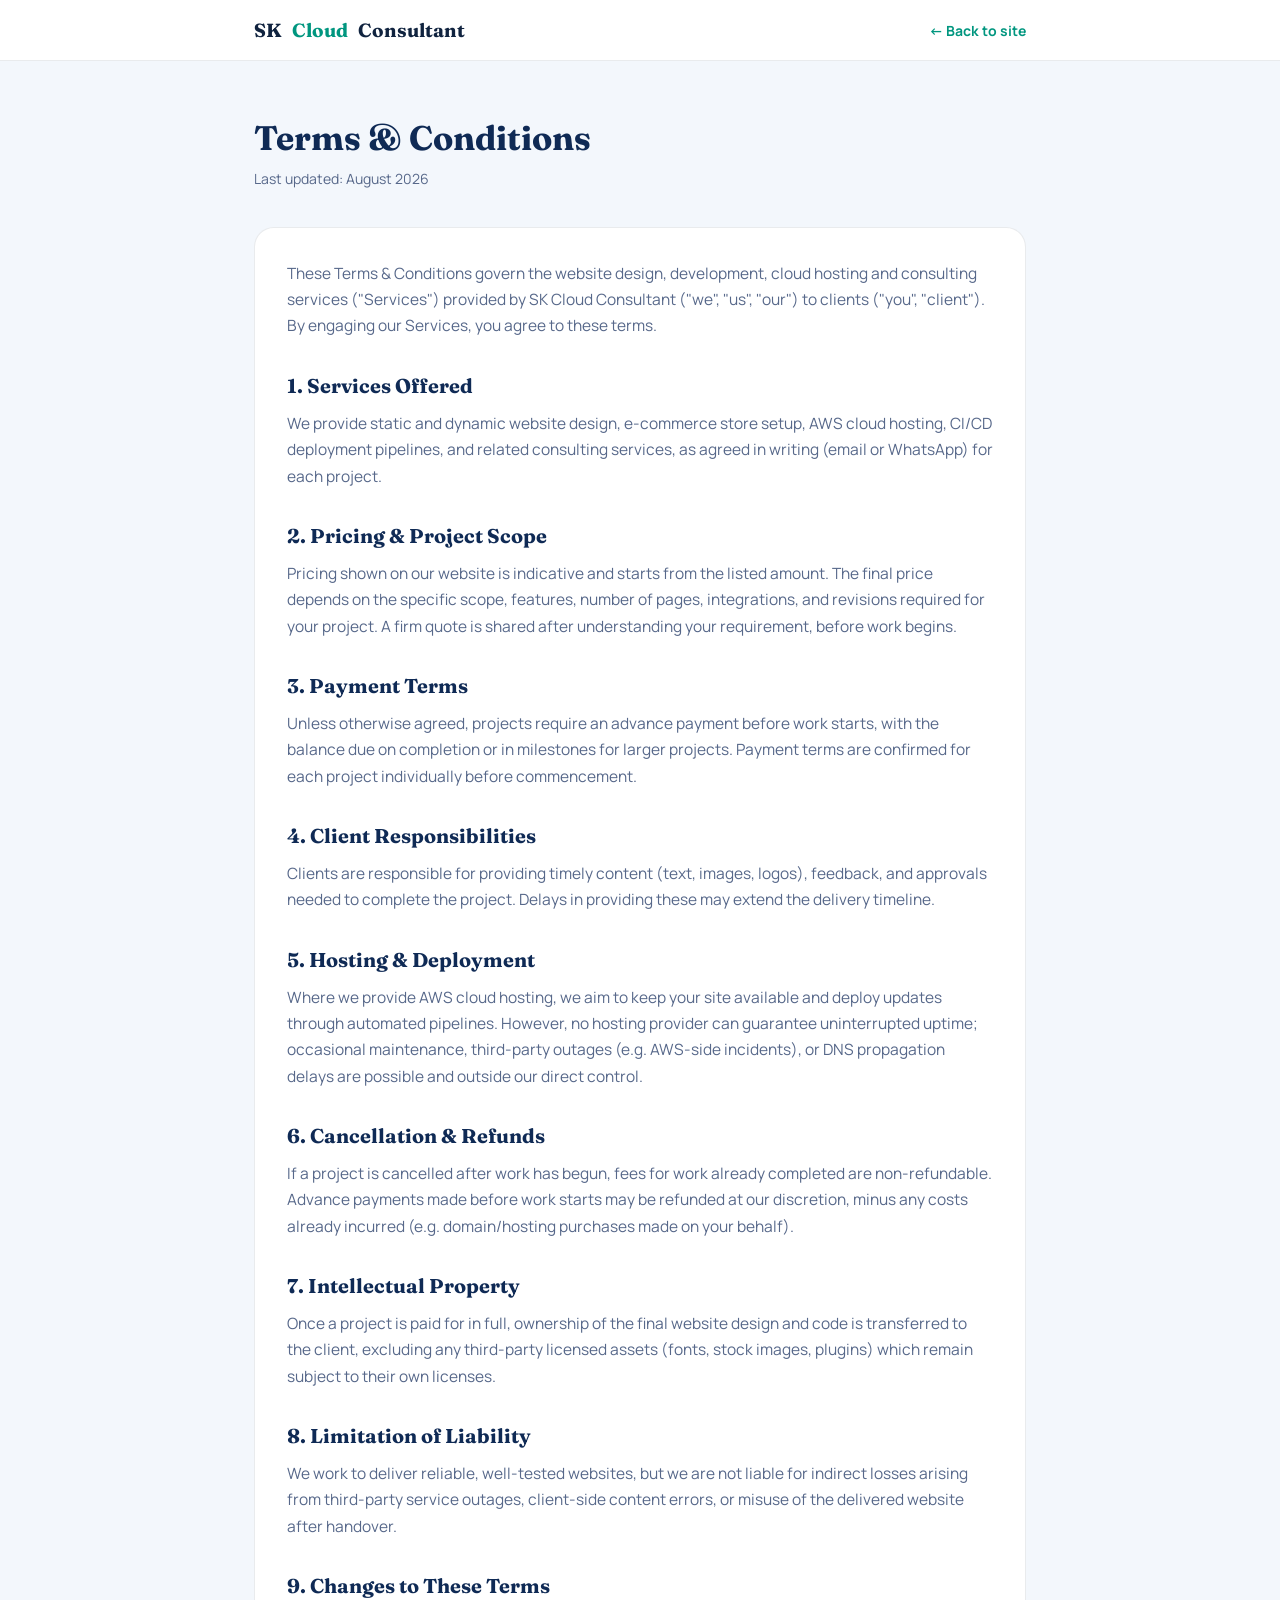
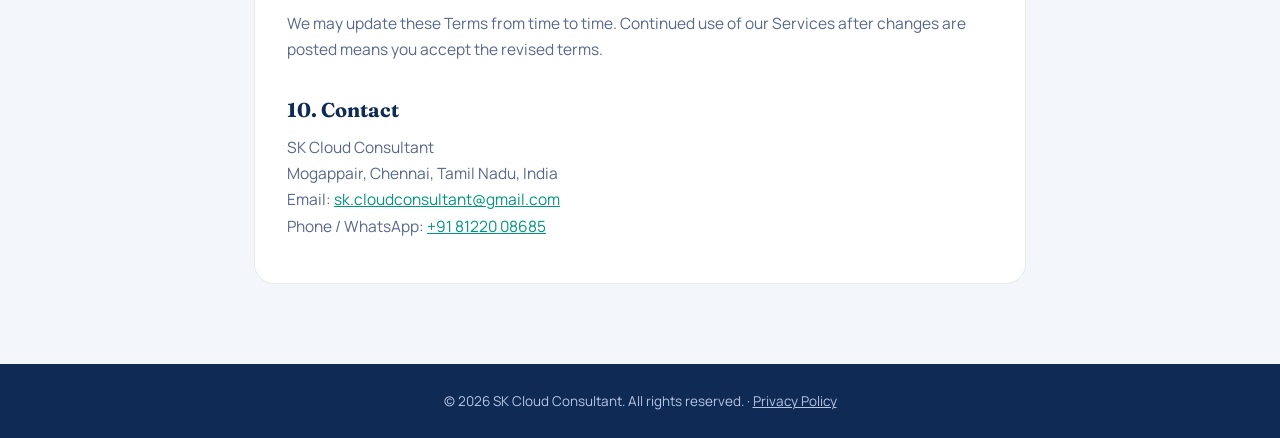
<file: terms-and-conditions.html>
<!DOCTYPE html>
<html lang="en">
<head>
<meta charset="UTF-8">
<meta name="viewport" content="width=device-width, initial-scale=1.0">
<title>Terms &amp; Conditions | SK Cloud Consultant</title>
<meta name="description" content="Terms and Conditions for services provided by SK Cloud Consultant.">
<meta name="robots" content="noindex, follow">
<link rel="canonical" href="https://skcloudconsultant.com/terms-and-conditions.html">
<link rel="preconnect" href="https://fonts.googleapis.com">
<link rel="preconnect" href="https://fonts.gstatic.com" crossorigin>
<link href="https://fonts.googleapis.com/css2?family=Fraunces:opsz,wght@9..144,500;9..144,600;9..144,700&family=Manrope:wght@400;500;600;700;800&display=swap" rel="stylesheet">
<style>
:root{
  --sky-deep:#0F2A55; --ink:#10233F; --slate:#57688A; --paper:#F3F7FC;
  --cloud:#FFFFFF; --tint:#E6EFFC; --sky:#2F86FF; --teal:#00B39E; --teal-2:#00967F;
  --line:rgba(16,35,63,0.09);
}
*{box-sizing:border-box; margin:0; padding:0;}
html{scroll-behavior:smooth;}
body{font-family:'Manrope',sans-serif; background:var(--paper); color:var(--ink); -webkit-font-smoothing:antialiased;}
h1,h2,.disp{font-family:'Fraunces',serif;}
.wrap{max-width:820px; margin:0 auto; padding:0 24px;}
header{background:var(--cloud); border-bottom:1px solid var(--line); padding:18px 0; position:sticky; top:0; z-index:20;}
header .wrap{display:flex; align-items:center; justify-content:space-between;}
.brand{display:flex; align-items:center; gap:10px; text-decoration:none; color:var(--ink); font-family:'Fraunces',serif; font-weight:700; font-size:19px;}
.brand em{font-style:normal; color:var(--teal-2);}
.back{color:var(--teal-2); text-decoration:none; font-weight:700; font-size:14px;}
main{padding:56px 0 80px;}
h1{font-size:34px; margin-bottom:8px; color:var(--sky-deep);}
.updated{color:var(--slate); font-size:14px; margin-bottom:36px;}
h2{font-size:20px; margin:34px 0 12px; color:var(--sky-deep);}
p{color:var(--slate); line-height:1.7; margin-bottom:12px; font-size:15.5px;}
ul{margin:8px 0 12px 22px; color:var(--slate); line-height:1.7; font-size:15.5px;}
li{margin-bottom:6px;}
a{color:var(--teal-2);}
.card{background:var(--cloud); border:1px solid var(--line); border-radius:20px; padding:32px; margin-top:20px;}
footer{background:var(--sky-deep); color:#B7C6E6; text-align:center; padding:28px 24px; font-size:13.5px;}
footer a{color:#B7C6E6;}
@media(max-width:600px){h1{font-size:27px;} .card{padding:22px;}}
</style>
</head>
<body>

<header>
  <div class="wrap">
    <a href="index.html" class="brand">SK <em>Cloud</em> Consultant</a>
    <a href="index.html" class="back">&larr; Back to site</a>
  </div>
</header>

<main>
  <div class="wrap">
    <h1>Terms &amp; Conditions</h1>
    <p class="updated">Last updated: August 2026</p>

    <div class="card">
      <p>These Terms &amp; Conditions govern the website design, development, cloud hosting and consulting services ("Services") provided by SK Cloud Consultant ("we", "us", "our") to clients ("you", "client"). By engaging our Services, you agree to these terms.</p>

      <h2>1. Services Offered</h2>
      <p>We provide static and dynamic website design, e-commerce store setup, AWS cloud hosting, CI/CD deployment pipelines, and related consulting services, as agreed in writing (email or WhatsApp) for each project.</p>

      <h2>2. Pricing &amp; Project Scope</h2>
      <p>Pricing shown on our website is indicative and starts from the listed amount. The final price depends on the specific scope, features, number of pages, integrations, and revisions required for your project. A firm quote is shared after understanding your requirement, before work begins.</p>

      <h2>3. Payment Terms</h2>
      <p>Unless otherwise agreed, projects require an advance payment before work starts, with the balance due on completion or in milestones for larger projects. Payment terms are confirmed for each project individually before commencement.</p>

      <h2>4. Client Responsibilities</h2>
      <p>Clients are responsible for providing timely content (text, images, logos), feedback, and approvals needed to complete the project. Delays in providing these may extend the delivery timeline.</p>

      <h2>5. Hosting &amp; Deployment</h2>
      <p>Where we provide AWS cloud hosting, we aim to keep your site available and deploy updates through automated pipelines. However, no hosting provider can guarantee uninterrupted uptime; occasional maintenance, third-party outages (e.g. AWS-side incidents), or DNS propagation delays are possible and outside our direct control.</p>

      <h2>6. Cancellation &amp; Refunds</h2>
      <p>If a project is cancelled after work has begun, fees for work already completed are non-refundable. Advance payments made before work starts may be refunded at our discretion, minus any costs already incurred (e.g. domain/hosting purchases made on your behalf).</p>

      <h2>7. Intellectual Property</h2>
      <p>Once a project is paid for in full, ownership of the final website design and code is transferred to the client, excluding any third-party licensed assets (fonts, stock images, plugins) which remain subject to their own licenses.</p>

      <h2>8. Limitation of Liability</h2>
      <p>We work to deliver reliable, well-tested websites, but we are not liable for indirect losses arising from third-party service outages, client-side content errors, or misuse of the delivered website after handover.</p>

      <h2>9. Changes to These Terms</h2>
      <p>We may update these Terms from time to time. Continued use of our Services after changes are posted means you accept the revised terms.</p>

      <h2>10. Contact</h2>
      <p>
        SK Cloud Consultant<br>
        Mogappair, Chennai, Tamil Nadu, India<br>
        Email: <a href="mailto:sk.cloudconsultant@gmail.com">sk.cloudconsultant@gmail.com</a><br>
        Phone / WhatsApp: <a href="tel:+918122008685">+91 81220 08685</a>
      </p>
    </div>
  </div>
</main>

<footer>
  &copy; 2026 SK Cloud Consultant. All rights reserved. &middot; <a href="privacy-policy.html">Privacy Policy</a>
</footer>

</body>
</html>
</file>
<file: css/style.css>
:root{
  --sky-deep:#0F2A55;
  --ink:#10233F;
  --slate:#57688A;
  --paper:#F3F7FC;
  --cloud:#FFFFFF;
  --tint:#E6EFFC;
  --sky:#2F86FF;
  --teal:#00B39E;
  --teal-2:#00967F;
  --line:rgba(16,35,63,0.09);
}
*{box-sizing:border-box; margin:0; padding:0;}
html{scroll-behavior:smooth;}
body{
  font-family:'Manrope',sans-serif;
  background:var(--paper);
  color:var(--ink);
  -webkit-font-smoothing:antialiased;
  overflow-x:hidden;
}
h1,h2,h3,.disp{font-family:'Fraunces',serif; font-optical-sizing:auto;}
.mono{font-family:'IBM Plex Mono',monospace;}
a{text-decoration:none; color:inherit;}
img{max-width:100%; display:block;}
.wrap{max-width:1180px; margin:0 auto; padding:0 24px;}

/* status strip */
.ticker{
  background:var(--tint);
  color:var(--sky-deep);
  font-size:12.5px;
  letter-spacing:.02em;
  border-bottom:1px solid var(--line);
}
.ticker .wrap{display:flex; align-items:center; gap:10px; padding:8px 24px; overflow:hidden; white-space:nowrap;}
.dot{width:7px; height:7px; border-radius:50%; background:var(--teal); flex:none; box-shadow:0 0 0 3px rgba(0,179,158,0.18); animation:pulse 2s ease-in-out infinite;}
@keyframes pulse{0%,100%{opacity:1}50%{opacity:.45}}
.ticker span.sep{color:#9FB2CE;}

/* nav */
header{
  background:rgba(255,255,255,0.88);
  backdrop-filter:blur(10px);
  position:sticky; top:0; z-index:50;
  border-bottom:1px solid var(--line);
}
nav{display:flex; align-items:center; justify-content:space-between; padding:14px 24px;}
.brand{display:flex; align-items:center; gap:10px;}
.brand img{width:36px; height:36px; border-radius:50%; background:#fff; object-fit:cover; box-shadow:0 2px 8px rgba(16,35,63,0.12);}
.brand .name{color:var(--ink); font-weight:700; font-size:17px; letter-spacing:-0.01em; font-family:'Fraunces',serif;}
.brand .name em{color:var(--teal); font-style:normal;}
.navlinks{display:flex; gap:34px; align-items:center;}
.navlinks a{color:var(--ink); font-size:12.5px; font-weight:700; letter-spacing:.08em; text-transform:uppercase; transition:color .15s; position:relative; padding-bottom:6px;}
.navlinks a:hover{color:var(--teal-2);}
.navlinks a.active{color:var(--teal-2);}
.navlinks a.active::after{content:""; position:absolute; left:0; right:0; bottom:0; height:2px; background:var(--teal);}
.navcta{background:var(--teal); color:#fff !important; padding:9px 18px; border-radius:99px; font-weight:700 !important; font-size:13.5px !important;}
.burger{display:none; color:var(--ink); font-size:24px; background:none; border:none; cursor:pointer; line-height:1; padding:6px;}
.burger:focus-visible, a:focus-visible, button:focus-visible{outline:2px solid var(--teal); outline-offset:2px;}

/* hero */
.hero{
  background:
    linear-gradient(90deg, rgba(243,247,252,0.97) 0%, rgba(243,247,252,0.75) 34%, rgba(243,247,252,0.18) 56%, rgba(243,247,252,0.05) 100%),
    url("../images/hero-bg.webp") center 30% / cover no-repeat;
  color:var(--ink);
  position:relative;
  padding:64px 0 88px;
  overflow:hidden;
  min-height:640px;
  display:flex;
  align-items:center;
}
.hero-grid{position:relative; display:block; width:100%;}
.hero-copy{max-width:560px;}
.eyebrow-txt{font-family:'IBM Plex Mono',monospace; font-size:12px; letter-spacing:.08em; text-transform:uppercase; color:var(--teal-2); margin-bottom:16px; font-weight:600;}
.hero h1{
  font-family:'Fraunces',serif; font-weight:600; text-transform:uppercase;
  font-size:clamp(26px, 6vw, 44px); line-height:1.12; letter-spacing:.005em; margin-bottom:20px;
}
.hero h1 .grad{color:var(--teal-2);}
.hero p.lead{font-size:18px; line-height:1.55; color:var(--slate); max-width:460px; margin-bottom:34px; font-weight:500;}
.hero-ctas{display:flex; gap:14px; flex-wrap:wrap;}
.btn-primary{background:var(--teal); color:#fff; padding:16px 30px; border-radius:99px; font-weight:700; font-size:13.5px; letter-spacing:.06em; text-transform:uppercase; display:inline-flex; align-items:center; gap:8px; transition:transform .15s, background .15s; box-shadow:0 16px 28px -12px rgba(0,179,158,0.5);}
.btn-primary:hover{background:var(--teal-2); transform:translateY(-1px);}
.btn-ghost{border:1.5px solid var(--ink); color:var(--ink); padding:16px 30px; border-radius:99px; font-weight:700; font-size:13.5px; letter-spacing:.06em; text-transform:uppercase;}
.btn-ghost:hover{background:rgba(16,35,63,0.06);}
.iso{display:none;}
.blob{display:none;}
.cloud-line{position:absolute; opacity:.9; pointer-events:none;}
@media(max-width:900px){
  .hero{min-height:auto; padding:48px 0 56px; background-position:68% 22% !important;}
  .hero::before{content:""; position:absolute; inset:0; background:rgba(243,247,252,0.88);}
  .hero-copy{position:relative;}
  .cloud-line{display:none !important;}
}
@media(max-width:520px){
  .hero{background-position:72% 20% !important;}
}
.btn-primary:hover{background:var(--teal-2); transform:translateY(-1px);}

/* forecast card (signature) */
.term{
  background:#fff; border:1px solid var(--line); border-radius:22px;
  box-shadow:0 30px 60px -24px rgba(16,35,63,0.22);
  overflow:hidden;
}
.term-bar{display:flex; align-items:center; justify-content:space-between; gap:7px; padding:16px 20px; border-bottom:1px solid var(--line); background:var(--tint);}
.term-bar .loc{font-family:'IBM Plex Mono',monospace; font-size:11.5px; color:var(--sky-deep); font-weight:600;}
.term-bar .badge{font-family:'IBM Plex Mono',monospace; font-size:10.5px; color:var(--teal-2); background:rgba(0,179,158,0.14); padding:4px 9px; border-radius:99px;}
.term-body{padding:24px 20px;}
.fc-main{display:flex; align-items:center; gap:16px; margin-bottom:18px;}
.fc-icon{font-size:40px; line-height:1;}
.fc-temp{font-family:'Fraunces',serif; font-size:34px; font-weight:600; color:var(--ink);}
.fc-sub{font-size:12.5px; color:var(--slate); margin-top:2px;}
.fc-row{display:flex; justify-content:space-between; align-items:center; padding:11px 0; border-top:1px dashed var(--line); font-size:13px; color:var(--slate);}
.fc-row .v{color:var(--teal-2); font-weight:700; font-family:'IBM Plex Mono',monospace; font-size:12.5px;}

/* stats */
.stats{background:#fff; border-bottom:1px solid var(--line);}
.stats .wrap{display:grid; grid-template-columns:repeat(4,1fr); gap:0;}
.stat{padding:34px 20px; text-align:center; border-right:1px solid var(--line);}
.stat:last-child{border-right:none;}
.stat .num{font-family:'Fraunces',serif; font-size:34px; font-weight:600; color:var(--ink);}
.stat .num span{color:var(--teal);}
.stat .lbl{font-size:12.5px; color:var(--slate); margin-top:4px; letter-spacing:.02em;}

/* section shared */
section{padding:88px 0;}
.tag{font-family:'IBM Plex Mono',monospace; font-size:12px; letter-spacing:.06em; color:var(--teal-2); text-transform:uppercase; margin-bottom:12px; display:flex; align-items:center; gap:8px;}
.tag::before{content:""; width:16px; height:1px; background:var(--teal-2);}
.sec-h{font-size:clamp(24px, 4vw, 32px); font-weight:600; letter-spacing:-0.01em; color:var(--ink); max-width:640px; margin-bottom:14px;}
.sec-p{color:var(--slate); font-size:15.5px; line-height:1.7; max-width:560px;}
.sec-head{margin-bottom:48px;}

/* services */
.services-grid{display:grid; grid-template-columns:repeat(3,1fr); gap:22px;}
.svc{background:#fff; border:1px solid var(--line); border-radius:20px; padding:28px; transition:box-shadow .15s, transform .15s; cursor:pointer; position:relative; -webkit-tap-highlight-color:transparent; outline:none;}
.svc:focus-visible{box-shadow:0 0 0 3px rgba(0,179,158,0.35);}
.svc:hover{box-shadow:0 20px 34px -18px rgba(16,35,63,0.18); transform:translateY(-3px);}
.svc .ic{width:44px; height:44px; border-radius:12px; background:var(--tint); display:flex; align-items:center; justify-content:center; color:var(--teal-2); margin-bottom:16px;}
.svc h3{font-size:17px; font-weight:600; margin-bottom:8px; color:var(--ink); font-family:'Fraunces',serif; padding-right:26px;}
.svc p{font-size:13.8px; color:var(--slate); line-height:1.6;}
.svc-chevron{position:absolute; top:28px; right:24px; width:20px; height:20px; color:var(--teal-2); transition:transform .25s ease;}
.svc.open .svc-chevron{transform:rotate(180deg);}
.svc-detail{max-height:0; overflow:hidden; transition:max-height .3s ease, margin-top .3s ease; font-size:13.3px; color:var(--slate); line-height:1.65; border-top:1px dashed var(--line); margin-top:0;}
.svc.open .svc-detail{max-height:220px; margin-top:16px; padding-top:14px;}

/* pricing */
.pricing{background:#fff; border-top:1px solid var(--line);}
.price-grid{display:grid; grid-template-columns:repeat(3,1fr); gap:22px;}
.price-card{background:var(--paper); border:1px solid var(--line); border-radius:20px; padding:30px; position:relative; display:flex; flex-direction:column;}
.price-card.featured{background:var(--sky-deep); border-color:var(--sky-deep); color:#fff;}
.price-badge{position:absolute; top:-12px; left:24px; background:var(--teal); color:#fff; font-size:10.5px; font-weight:700; letter-spacing:.04em; text-transform:uppercase; padding:5px 12px; border-radius:99px;}
.price-card h3{font-family:'Fraunces',serif; font-size:20px; font-weight:600; margin-bottom:4px;}
.price-sub{font-size:13px; color:var(--slate); margin-bottom:8px;}
.price-card.featured .price-sub{color:#B9CCE8;}
.price-amt{font-family:'Fraunces',serif; font-size:26px; font-weight:600; margin:0 0 2px;}
.price-amt-note{font-size:12px; font-weight:400; color:var(--slate);}
.price-card.featured .price-amt-note{color:#B9CCE8;}
.price-domain{font-size:12.5px; color:var(--slate); margin-bottom:20px;}
.price-card.featured .price-domain{color:#B9CCE8;}
.price-feat{list-style:none; margin-bottom:26px; flex:1 0 auto;}
.price-feat li{font-size:13.5px; padding:9px 0; border-top:1px solid var(--line); display:flex; align-items:center; gap:8px;}
.price-feat li:first-child{border-top:none;}
.price-feat li::before{content:"✓"; color:var(--teal); font-weight:700;}
.price-card.featured .price-feat li{border-color:rgba(255,255,255,0.14);}
.price-cta{display:block; text-align:center; padding:13px; border-radius:99px; font-weight:700; font-size:13px; background:var(--teal); color:#fff; margin-top:auto;}
.price-cta:hover{background:var(--teal-2);}
@media(max-width:900px){.price-grid{grid-template-columns:1fr;}}

/* process */
.process{background:var(--tint);}
.proc-grid{display:grid; grid-template-columns:repeat(5,1fr); gap:18px;}
.proc{background:#fff; border:1px solid var(--line); border-radius:16px; padding:22px 18px; cursor:pointer; transition:box-shadow .15s, transform .15s; position:relative; -webkit-tap-highlight-color:transparent; outline:none;}
.proc:focus-visible{box-shadow:0 0 0 3px rgba(0,179,158,0.35);}
.proc:hover{box-shadow:0 20px 34px -18px rgba(16,35,63,0.18); transform:translateY(-3px);}
.proc-n{font-family:'IBM Plex Mono',monospace; font-size:12px; font-weight:700; color:#00735F; display:block; margin-bottom:10px;}
.proc h3{font-family:'Fraunces',serif; font-size:15.5px; font-weight:600; color:var(--ink); margin-bottom:6px; padding-right:20px;}
.proc p{font-size:12.5px; color:var(--slate); line-height:1.55;}
.proc-chevron{position:absolute; top:22px; right:16px; width:16px; height:16px; color:var(--teal-2); transition:transform .25s ease;}
.proc.open .proc-chevron{transform:rotate(180deg);}
.proc-detail{max-height:0; overflow:hidden; transition:max-height .3s ease, margin-top .3s ease; font-size:12.3px; color:var(--slate); line-height:1.6; border-top:1px dashed var(--line); margin-top:0;}
.proc.open .proc-detail{max-height:220px; margin-top:12px; padding-top:12px;}
@media(max-width:900px){.proc-grid{grid-template-columns:repeat(3,1fr);}}
@media(max-width:700px){.proc-grid{grid-template-columns:repeat(2,1fr);}}
@media(max-width:560px){.proc-grid{grid-template-columns:1fr;}}

/* live projects / case studies */
.work{background:#fff; border-top:1px solid var(--line);}
.case-grid{display:grid; grid-template-columns:repeat(3,1fr); gap:24px;}
.case{background:var(--paper); border:1px solid var(--line); border-radius:20px; overflow:hidden; transition:box-shadow .15s, transform .15s;}
.case:hover{box-shadow:0 20px 34px -18px rgba(16,35,63,0.18); transform:translateY(-3px);}
.case-visual{height:130px; display:flex; align-items:center; justify-content:center;}
.case-organic{background:linear-gradient(135deg,#00B39E,#0F2A55);}
.case-fashion{background:linear-gradient(135deg,#2F86FF,#10233F);}
.case-media{background:linear-gradient(135deg,#10233F,#3D5A99);}
.case-body{padding:22px;}
.case-status{display:inline-block; font-family:'IBM Plex Mono',monospace; font-size:10.5px; font-weight:600; letter-spacing:.05em; text-transform:uppercase; padding:4px 10px; border-radius:99px; margin-bottom:12px;}
.case-status.live{background:rgba(0,179,158,0.14); color:var(--teal-2);}
.case-status.build{background:rgba(47,134,255,0.14); color:#1B5FE0;}
.case-status.vision{background:rgba(16,35,63,0.08); color:var(--slate);}
.case h3{font-family:'Fraunces',serif; font-size:19px; font-weight:600; color:var(--ink); margin-bottom:4px;}
.case-cat{font-size:12px; color:#00735F; font-weight:600; margin-bottom:10px;}
.case-desc{font-size:13.5px; color:var(--slate); line-height:1.6; margin-bottom:14px;}
.case-tags{display:flex; flex-wrap:wrap; gap:6px; margin-bottom:16px;}
.case-tags span{font-size:11px; font-family:'IBM Plex Mono',monospace; background:#fff; border:1px solid var(--line); color:var(--slate); padding:4px 9px; border-radius:99px;}
.case-link{font-size:13px; font-weight:700; color:var(--teal-2);}
.case-link:hover{color:var(--teal);}
.case-link.muted{color:var(--slate); font-weight:600;}
@media(max-width:900px){.case-grid{grid-template-columns:repeat(2,1fr);}}
@media(max-width:640px){.case-grid{grid-template-columns:1fr;}}

/* industries slider */
.industries{background:var(--sky-deep);}
.industries .tag{color:#7FE0D0;}
.industries .tag::before{background:#7FE0D0;}
.industries .sec-h, .industries .sec-p{color:#fff;}
.industries .sec-p{color:#B9CCE8;}
.slider{display:flex; gap:18px; overflow-x:auto; scroll-snap-type:x mandatory; padding-bottom:14px; margin:0 -24px; padding-left:24px; padding-right:24px;}
.slider::-webkit-scrollbar{height:6px;}
.slider::-webkit-scrollbar-thumb{background:#2A4A78; border-radius:4px;}
.slide{
  flex:0 0 300px; scroll-snap-align:start;
  background:#fff; border-radius:18px; overflow:hidden;
  box-shadow:0 20px 34px -18px rgba(0,0,0,0.35);
}
.slide img{width:100%; height:170px; object-fit:cover;}
.slide .cap{padding:16px 18px;}
.slide .cap p.cap-t{color:var(--ink); font-size:14.5px; font-weight:700; margin-bottom:4px; font-family:'Fraunces',serif;}
.slide .cap p{color:var(--slate); font-size:12.5px;}

/* why us */
.why{display:grid; grid-template-columns:1fr 1fr; gap:64px; align-items:center;}
.why-list{list-style:none;}
.why-list li{display:flex; gap:16px; padding:18px 0; border-top:1px solid var(--line);}
.why-list li:last-child{border-bottom:1px solid var(--line);}
.why-list .n{font-family:'IBM Plex Mono',monospace; color:var(--teal); font-size:13px; padding-top:2px;}
.why-list p.why-t{font-size:16px; font-weight:700; color:var(--ink); margin-bottom:4px; font-family:'Fraunces',serif;}
.why-list p{font-size:13.8px; color:var(--slate); line-height:1.6;}
.why-visual{background:var(--tint); border:1px solid var(--line); border-radius:22px; padding:26px; color:var(--ink);}
.mini-stat{display:flex; justify-content:space-between; align-items:center; padding:14px 0; border-bottom:1px solid var(--line); font-family:'IBM Plex Mono',monospace; font-size:13px;}
.mini-stat:last-child{border-bottom:none;}
.mini-stat .v{color:var(--teal-2); font-weight:700;}

/* about */
.about-wrap{display:grid; grid-template-columns:0.9fr 1.1fr; gap:56px; align-items:start;}
.founder-quote{font-family:'Fraunces',serif; font-style:italic; font-size:17px; line-height:1.5; color:var(--ink); border-left:3px solid var(--teal); padding-left:18px; margin-top:22px;}
.about-card{background:#fff; border:1px solid var(--line); border-radius:22px; padding:30px; box-shadow:0 20px 34px -20px rgba(16,35,63,0.12);}
.about-card .row{display:flex; justify-content:space-between; align-items:flex-start; gap:16px; padding:12px 0; border-top:1px dashed var(--line); font-size:13.8px;}
.about-card .row:first-child{border-top:none;}
.about-card .row .k{color:var(--slate); flex-shrink:0;}
.about-card .row .v{font-weight:700; color:var(--ink); text-align:right;}
@media(max-width:600px){
  .about-card .row{flex-direction:column; align-items:flex-start; gap:4px; padding:14px 0;}
  .about-card .row .v{text-align:left; width:100%;}
}

/* contact */
.contact{background:var(--sky-deep); color:#fff;}
.contact-grid{display:grid; grid-template-columns:1fr 1fr; gap:56px;}
.contact .tag{color:#7FE0D0;} .contact .tag::before{background:#7FE0D0;}
.contact h2{color:#fff;}
.contact p.sec-p{color:#B9CCE8;}
.clist{margin-top:28px; display:flex; flex-direction:column; gap:18px;}
.citem{display:flex; gap:14px; align-items:flex-start;}
.citem .ic{width:38px; height:38px; border-radius:11px; background:rgba(255,255,255,0.10); display:flex; align-items:center; justify-content:center; color:#fff; flex:none;}
.citem p.citem-t{font-size:14px; font-weight:700; margin-bottom:2px; color:#fff; font-family:'Fraunces',serif;}
.citem p, .citem a{font-size:13.8px; color:#B9CCE8;}
.citem a:hover{color:#7FE0D0;}
.cta-card{background:#fff; border-radius:22px; padding:32px; color:var(--ink);}
@media (hover: none), (pointer: coarse){
  [data-tilt]{transform:none !important;}
}
.cta-card h3{font-size:20px; margin-bottom:8px; font-family:'Fraunces',serif; font-weight:600;}
.cta-card p{font-size:13.8px; color:var(--slate); margin-bottom:22px; line-height:1.6;}
.enquiry-form{display:flex; flex-direction:column; gap:11px;}
.sr-only{position:absolute; width:1px; height:1px; padding:0; margin:-1px; overflow:hidden; clip:rect(0,0,0,0); white-space:nowrap; border:0;}
.enquiry-form input, .enquiry-form select, .enquiry-form textarea{
  width:100%; padding:12px 14px; border:1px solid var(--line); border-radius:10px;
  font-family:'Manrope',sans-serif; font-size:13.5px; color:var(--ink); background:var(--paper);
}
.enquiry-form input:focus, .enquiry-form select:focus, .enquiry-form textarea:focus{outline:2px solid var(--teal); outline-offset:1px;}
.enquiry-form textarea{resize:vertical;}
.cbtn{display:block; text-align:center; padding:14px; border-radius:99px; font-weight:700; font-size:14px; margin-bottom:12px;}
.cbtn.whatsapp{background:var(--teal); color:#fff;}
.cbtn.call{border:1.5px solid var(--line); color:var(--ink);}
.cbtn.call:hover{background:var(--tint);}

footer{background:var(--paper); color:var(--slate); padding:56px 0 28px; border-top:1px solid var(--line);}
.footer-grid{display:grid; grid-template-columns:1.6fr 1fr 1fr 1fr 1fr; gap:32px; margin-bottom:36px;}
.footer-brand .fbrand{color:var(--ink); font-weight:700; font-family:'Fraunces',serif; font-size:17px;}
.footer-brand p{font-size:12.5px; color:var(--slate); margin-top:8px; line-height:1.6;}
.footer-copy{margin-top:16px !important;}
.footer-col h4{font-size:12px; font-weight:700; letter-spacing:.05em; text-transform:uppercase; color:var(--ink); margin-bottom:14px;}
.footer-col a{display:block; font-size:13px; color:var(--slate); margin-bottom:10px;}
.footer-col a:hover{color:var(--teal-2);}
@media(max-width:900px){
  .footer-grid{grid-template-columns:repeat(2,1fr); gap:28px;}
  .footer-brand{grid-column:1/-1;}
}

@media(max-width:900px){
  .hero-grid{grid-template-columns:1fr;}
  .stats .wrap{grid-template-columns:repeat(2,1fr);}
  .stat:nth-child(2){border-right:none;}
  .services-grid{grid-template-columns:1fr 1fr;}
  .why{grid-template-columns:1fr;}
  .about-wrap{grid-template-columns:1fr;}
  .contact-grid{grid-template-columns:1fr;}
  .navlinks{
    display:none; position:absolute; top:100%; left:0; right:0;
    flex-direction:column; align-items:flex-start; gap:0;
    background:#fff; border-top:1px solid var(--line);
    box-shadow:0 16px 24px -12px rgba(16,35,63,0.15);
  }
  .navlinks.open{display:flex;}
  .nav
</file>
